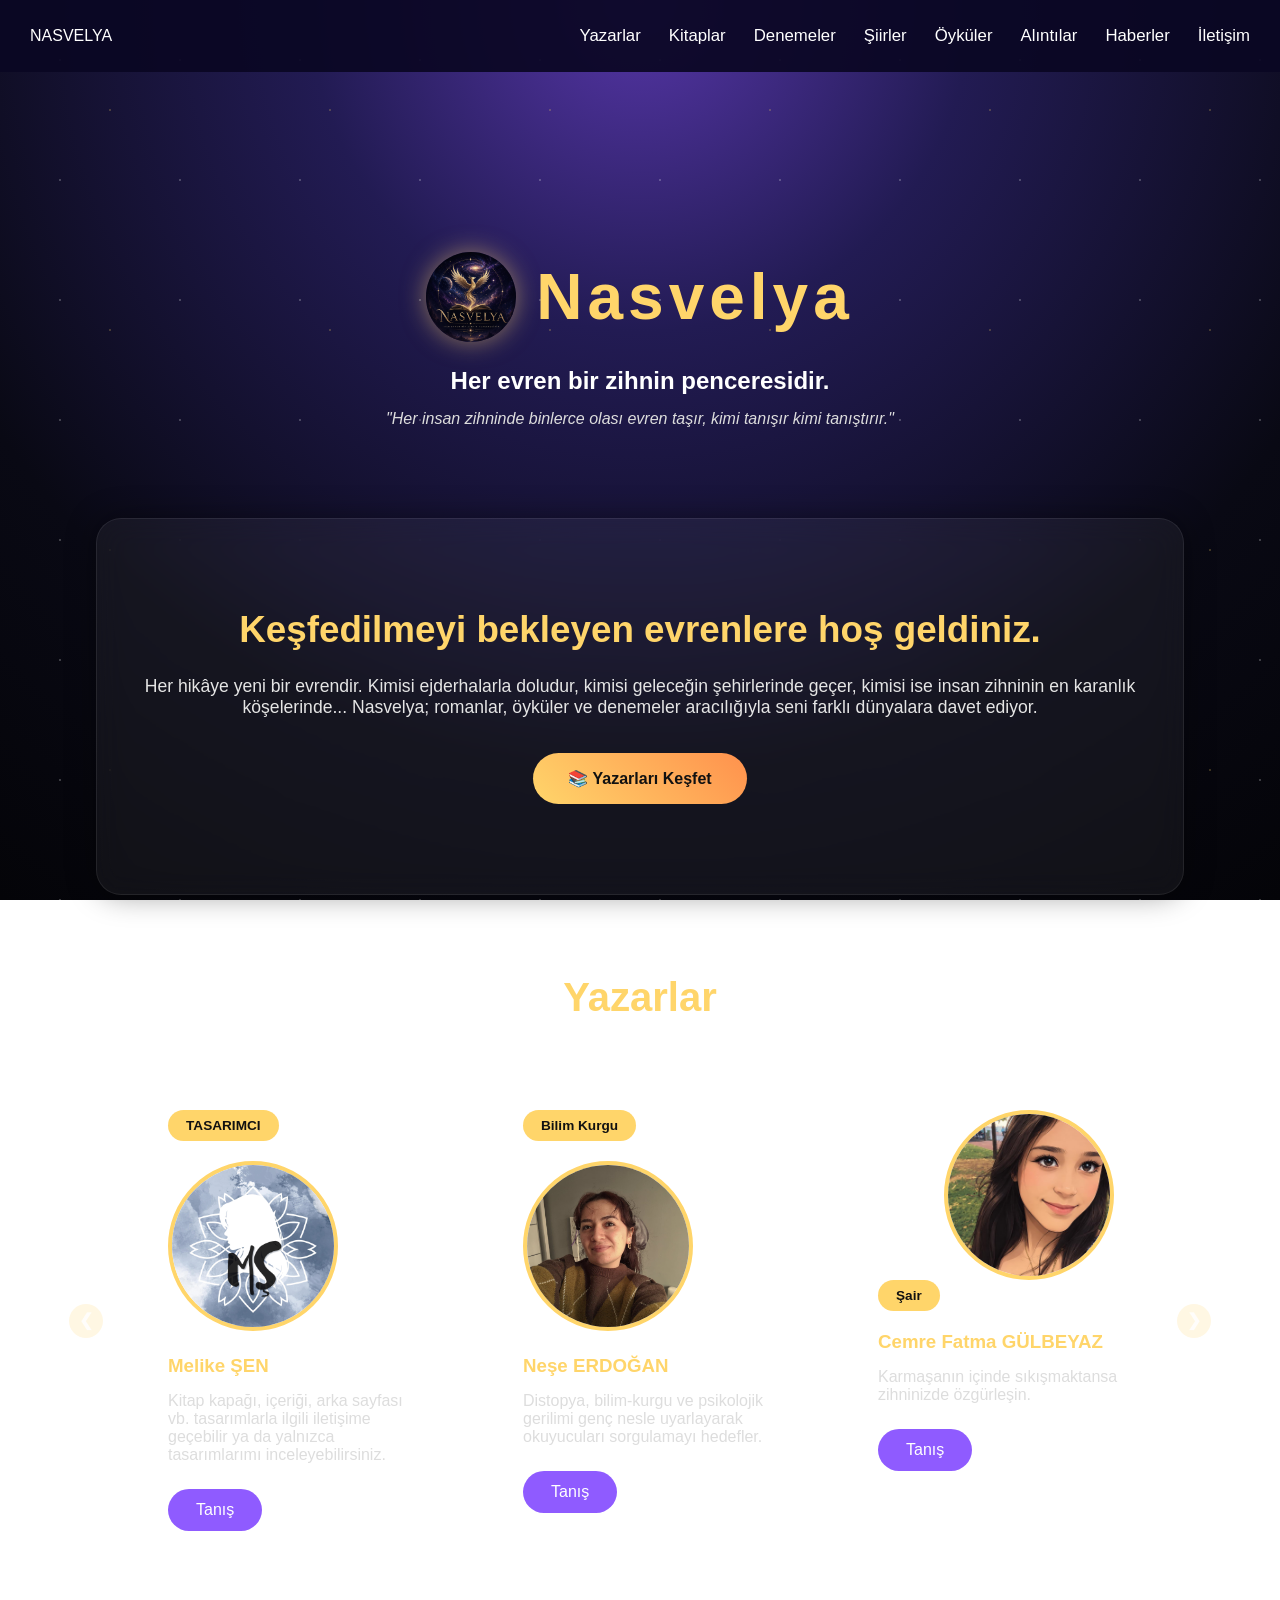
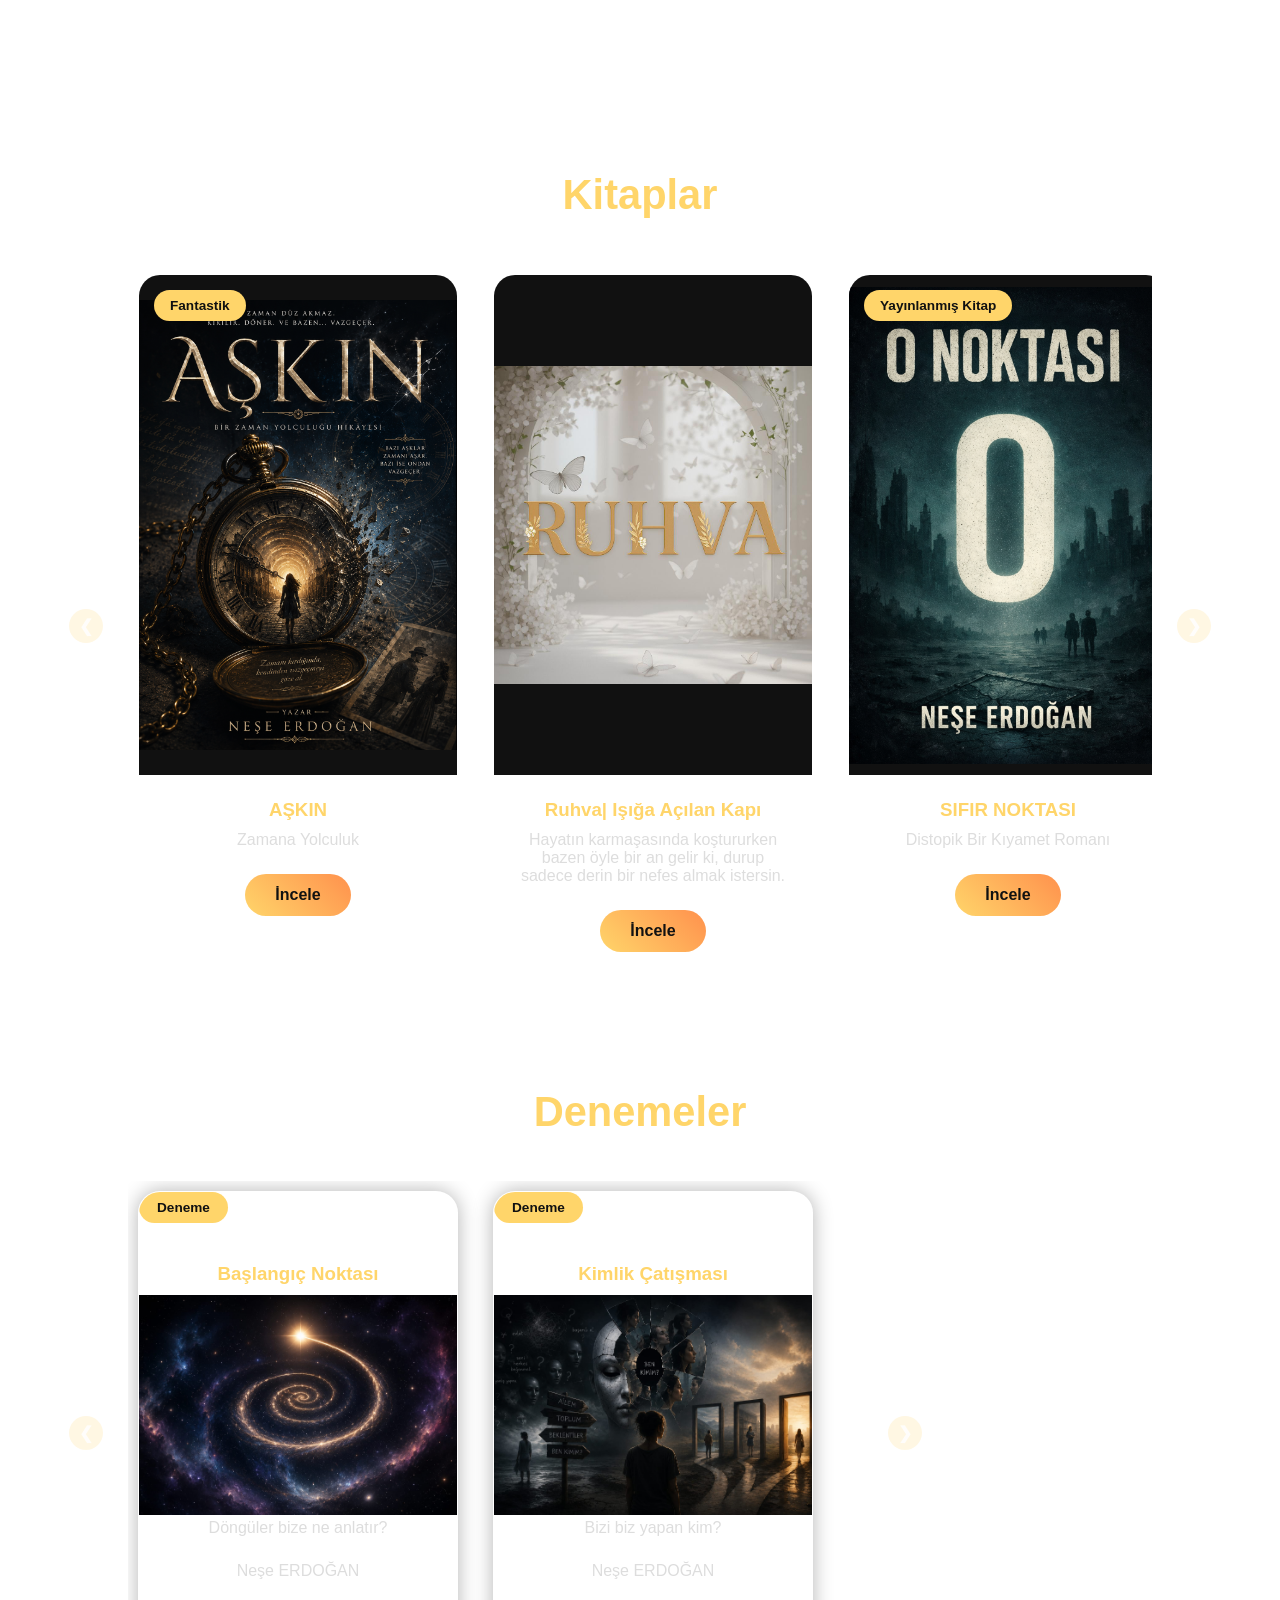
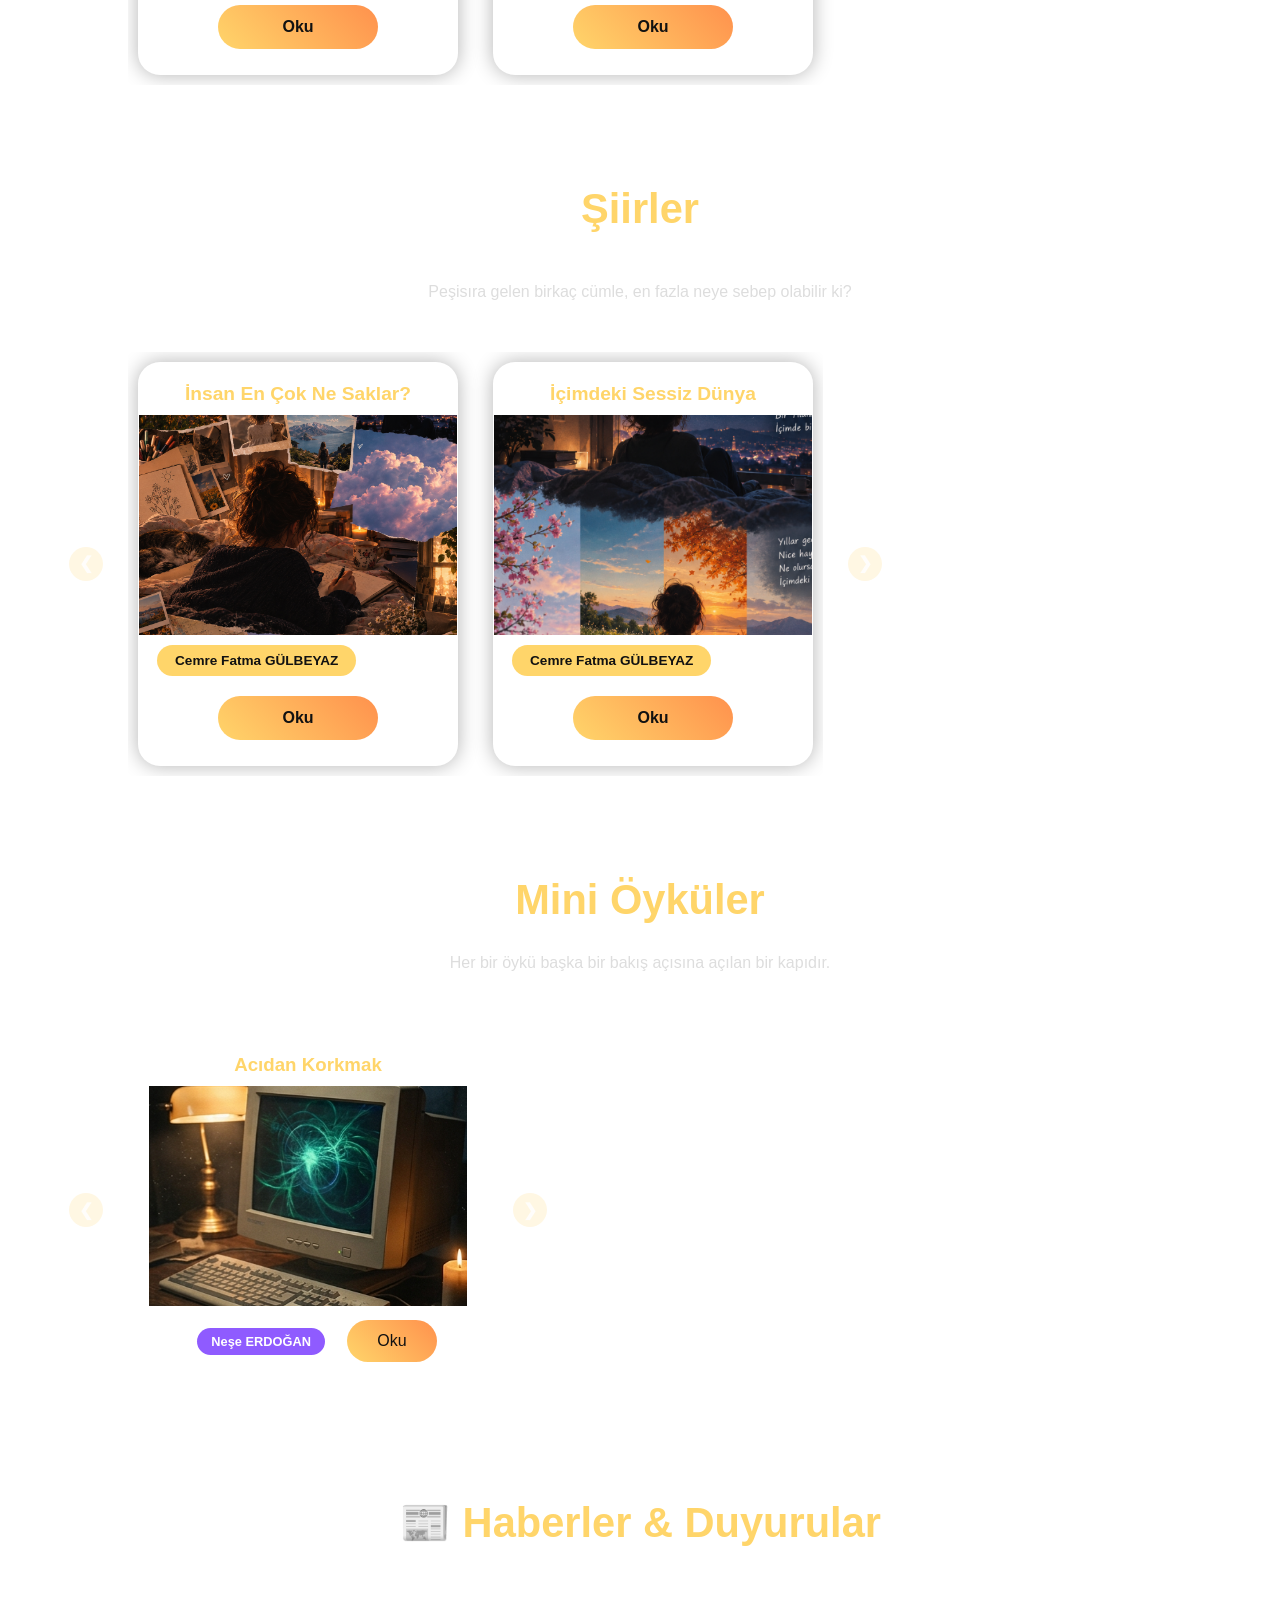
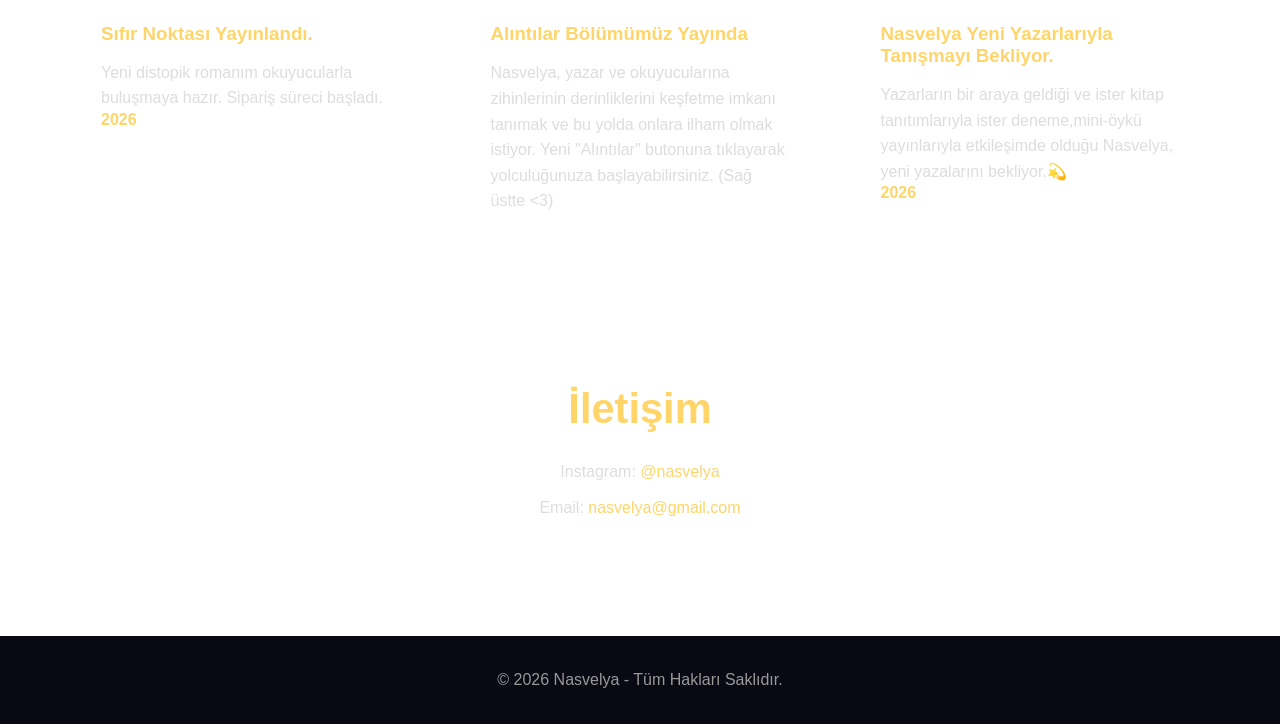
<file: index.html>
<!DOCTYPE html>
  <html lang="tr">
  <head>
  <meta charset="UTF-8">
  <meta name="viewport" content="width=device-width,initial-scale=1.0">
  <title>Nasvelya | Dijital Edebiyat Platformu</title>

<meta name="description"
content="Nasvelya; Neşe Erdoğan ve diğer yazarların roman, öykü, deneme ve özgün edebiyat eserlerini keşfedebileceğiniz dijital edebiyat platformudur.">
  <link rel="stylesheet" href="style.css">
    <link rel="icon" type="image/png" href="logo.png">
    <meta name="theme-color" content="#0d1117">
    <!-- Google tag (gtag.js) -->
<script async src="https://www.googletagmanager.com/gtag/js?id=G-GXEDB0TBR9"></script>
<script>
  window.dataLayer = window.dataLayer || [];
  function gtag(){dataLayer.push(arguments);}
  gtag('js', new Date());

  gtag('config', 'G-GXEDB0TBR9');
</script>
  <meta property="og:title" content="Nasvelya">

<meta property="og:description" content="Romanlar, denemeler, mini hikâyeler ve özgün edebiyat eserlerini keşfedebileceğiniz dijital edebiyat platformu.">

<meta property="og:image" content="https://nese87054-beep.github.io/Nasvelya/logo.png">

<meta property="og:url" content="https://nese87054-beep.github.io/Nasvelya/">

<meta property="og:type" content="website">

<meta name="description" content="Nasvelya; yazarların roman, öykü, deneme ve mini hikâyelerini paylaşabildiği dijital edebiyat platformudur.">

<meta name="keywords" content="Nasvelya, roman, hikâye, öykü, deneme, yazar, kitap, edebiyat, fantastik, bilimkurgu">

<meta name="author" content="Nasvelya">

<meta name="robots" content="index, follow">
    <meta name="twitter:card" content="summary_large_image">
<meta name="twitter:title" content="Nasvelya">
<meta name="twitter:description" content="Romanlar, öyküler ve denemelerden oluşan dijital edebiyat platformu.">
<meta name="twitter:image" content="https://nese87054-beep.github.io/Nasvelya/logo.png">

<link rel="canonical" href="https://nese87054-beep.github.io/Nasvelya/">

<meta property="og:url"
content="https://nese87054-beep.github.io/Nasvelya/">
<script type="application/ld+json">
{
  "@context": "https://schema.org",
  "@type": "WebSite",
  "name": "Nasvelya",
  "url": "https://nese87054-beep.github.io/Nasvelya/",
  "description": "Nasvelya; yazarların roman, öykü, deneme ve mini hikâyelerini paylaşabildiği dijital edebiyat platformudur.",
  "inLanguage": "tr"
}
</script>

<script type="application/ld+json">
{
  "@context": "https://schema.org",
  "@type": "Organization",
  "name": "Nasvelya",
  "url": "https://nese87054-beep.github.io/Nasvelya/",
  "logo": "https://nese87054-beep.github.io/Nasvelya/logo.png"
}
</script>

<script type="application/ld+json">
{
  "@context": "https://schema.org",
  "@type": "ItemList",
  "name": "Nasvelya Kitapları",
  "itemListElement": [
    {
      "@type": "Book",
      "position": 1,
      "name": "VESKAR",
      "url": "https://nese87054-beep.github.io/Nasvelya/eylul.html"
    },
    {
      "@type": "Book",
      "position": 2,
      "name": "Bu Hikaye Bir Yalan",
      "url": "https://nese87054-beep.github.io/Nasvelya/eylul.html"
    }
  ]
}
</script>

  </head>
    
    <body>
      <div class="stars"></div>
  <!-- NAVBAR -->
<nav class="navbar">

  <div class="logo">
    NASVELYA
  </div>

  <div class="menu">
    <a href="#writers">Yazarlar</a>
  <a href="#books"> Kitaplar </a>
    <a href="#deneme">Denemeler</a>
    <a href="#poes">Şiirler </a>
    <a href="#stories">Öyküler</a>
    <a href="al.html">Alıntılar</a>
    <a href="#news">Haberler</a>
      <a href="#contact">İletişim</a>
  </div>

</nav>
<!-- HEADER -->
      <header class="header">
        <div class="hero-logo">
          <img src="logo.png" alt="Nasvelya Logo">
      <h1>Nasvelya</h1>
        </div>
          <h2>Her evren bir zihnin penceresidir.</h2>

  <span class="quote">
    "Her insan zihninde binlerce olası evren taşır, kimi tanışır kimi tanıştırır."
  </span>

</header>
<main>

<!-- HERO -->
<section class="hero">

  <h2> Keşfedilmeyi bekleyen evrenlere hoş geldiniz. </h2>

  <p>

Her hikâye yeni bir evrendir.
Kimisi ejderhalarla doludur,
kimisi geleceğin şehirlerinde geçer,
kimisi ise insan zihninin en karanlık köşelerinde...

Nasvelya; romanlar, öyküler ve denemeler aracılığıyla seni farklı dünyalara davet ediyor.

</p>

  <a href="#writers" class="btn">
    📚 Yazarları Keşfet
  </a>

</section>




<!-- YAZARLAR -->
<section id="writers">

<h2>Yazarlar</h2>
<!--melike  -->
  <div class="writer-slider">

<button class="arrow left">&#10094;</button>

<div class="writer-container">
  <div class="person-card">

<span class="badge">
TASARIMCI
</span>

  <img src="ms1.jpg" alt="Melike ŞEN">

<h3>Melike ŞEN</h3>

<p>
Kitap kapağı, içeriği, arka sayfası vb. tasarımlarla ilgili iletişime geçebilir ya da yalnızca tasarımlarımı inceleyebilirsiniz.
</p>

<a href="mel.html">
Tanış
</a>

  </div>
  <!--neşe  -->
<div class="person-card">

<span class="badge">
Bilim Kurgu
</span>

  <img src="nese.jpg" alt="Neşe Erdoğan">

<h3>Neşe ERDOĞAN</h3>

<p>
Distopya, bilim-kurgu ve psikolojik gerilimi genç nesle uyarlayarak okuyucuları sorgulamayı hedefler. 
</p>

<a href="nese.html">
Tanış
</a>

</div>
 <!--Dördüncü---->
<div class="person-card">

<span class="badge">
Şair
</span>
<img src="ce.jpg" alt="Cemre Fatma GÜLBEYAZ">

<h3>Cemre Fatma GÜLBEYAZ</h3>

<p> Karmaşanın içinde sıkışmaktansa zihninizde özgürleşin.</p>

<a href="ce.html">
Tanış
</a>
</div>
 <!--Dördüncü---->
<div class="person-card">

<span class="badge">
Psikoloji-Astroloji
</span>

<h3>Beyza Nur ASLANBEY</h3>

<p>Kozmik dünya'yı keşfetmek gerçek dünyanın sırrını çözmektir.</p>

<a href="ruh.html">
Tanış
</a>
</div>
</div>
     <button class="arrow right">&#10095;</button>
   </div> 
</section>

  
  
<!-- KİTAPLAR -->
  
<section id="books">

<h2>Kitaplar</h2>
   <div class="book-slider">

<button class="arrow left">&#10094;</button>

  <div class="book-container">
  <!-- AŞKIN -->
  
<div class="book-card">

<span class="badge">
Fantastik
</span>

  <img src="file_000000009f70720a86f1708d1f0b7b2d.png" alt="AŞKIN roman kapağı - Neşe Erdoğan">

<h3>AŞKIN</h3>

<p>
Zamana Yolculuk
</p>

<a href="https://nese87054-beep.github.io/NesUniverse/askin.html">
İncele
</a>
</div>
 <!-- RUHVAR -->
<div class="book-card">
    
<img src="ruh1.jpg" alt="Ruhva| Işığa Açılan Kapı">

<h3>Ruhva| Işığa Açılan Kapı</h3>

<p>
Hayatın karmaşasında koştururken bazen öyle bir an gelir ki, durup sadece derin bir nefes almak istersin.
</p>

<a href="https://nese87054-beep.github.io/Nasvelya/ruh.html">
İncele
</a>

  </div>
<!-- SIFIR NOKTASI -->
<div class="book-card">
    <span class="badge">
Yayınlanmış Kitap
</span>

<img src="file_000000008bf872469f45810240bcbe75.png" alt="Sıfır Noktası roman kapağı - Neşe Erdoğan">

<h3>SIFIR NOKTASI</h3>

<p>
Distopik Bir Kıyamet Romanı
</p>

<a href="https://nese87054-beep.github.io/NesUniverse/sifir-noktasi.html">
İncele
</a>

  </div>

     <!-- RUHVAR 2 -->
<div class="book-card">
    
<img src="ruh2.jpg" alt="Ruhva| Keskin Kırıklar">

<h3>Ruhva|Keskin Kırıklar</h3>

<p>
Seni kıran her şeyin, aslında senin en güçlü silahın olduğunu fark etmeye hazır mısın?
</p>

<a href="https://nese87054-beep.github.io/Nasvelya/ruh.html">
İncele
</a>

  </div>
   

    
  <!-- RUHVAR 3 -->
<div class="book-card">
    
<img src="ruh3.jpg" alt="Ruhva|Anka'nın Doğuşu">

<h3>Ruhva|Anka'nın Doğuşu</h3>

<p>
Küllerinden doğmak bir klişe değil, bir zorunluluktur.
</p>

<a href="https://nese87054-beep.github.io/Nasvelya/ruh.html">
İncele
</a>

  </div>
<!-- XYZ -->
<div class="book-card">

<span class="badge">
Sıfır Noktası-Seri
</span>
  
<span class="badge">
Sıfır Noktasından spoiler içerir.
</span>

<img src="file_00000000710471fd9211689478b7fd0c (1).png" alt="XYZ roman kapağı - Neşe Erdoğan">

<h3>XYZ</h3>

<p>
Gizem / Yeni Roman
</p>

<a href="https://nese87054-beep.github.io/NesUniverse/xyz.html">
İncele
</a>

    
</div>
     </div> 
     <button class="arrow right">&#10095;</button>
   
   </div>
  
</section>

  
  <section id="deneme">
    <h2> Denemeler</h2>
     <div class="deneme-slider">

<button class="arrow left">&#10094;</button>

    <div class="deneme-container">
      <article class="deneme-card">
      <span class="badge">Deneme</span> 
        <h3> Başlangıç Noktası</h3>
        
        <img src="bas.jpg" alt="Başlangıç Noktası-Neşe ERDOĞAN">
        <p>Döngüler bize ne anlatır?</p>
        <p>Neşe ERDOĞAN</p>
        <a href="https://nese87054-beep.github.io/NesUniverse/bas.html">
          Oku </a>
      </article>
      <article class="deneme-card">
        <span class="badge">Deneme</span>
        <h3> Kimlik Çatışması </h3>
<img src="kim.jpg" alt="Kimlik Çatışması-Neşe ERDOĞAN">
        <p>Bizi biz yapan kim?</p>
        <p>Neşe ERDOĞAN</p>
        <a href="https://nese87054-beep.github.io/NesUniverse/kim.html">
          Oku </a>
      </article>
    </div>
        <button class="arrow right">&#10095;</button>
     </div>
    </section>
<section id="poes">
    <h2>Şiirler</h2>

<p>
Peşisıra gelen birkaç cümle, en fazla neye sebep olabilir ki?
</p>
<div class="story-slider">

<button class="arrow left">&#10094;</button>
<div class="story-container">
   
<article class="story-card">
  <h3>İnsan En Çok Ne Saklar?</h3>

<img src="ce1.png" alt="KAPAK">
  <span class="badge">
    Cemre Fatma GÜLBEYAZ
  </span>
  
<a href="ce.html">
Oku
</a>
</article>
<article class="story-card">
  <h3>İçimdeki Sessiz Dünya</h3>

<img src="ce2.png" alt="KAPAK">
  <span class="badge">
    Cemre Fatma GÜLBEYAZ
  </span>
  
<a href="ce.html">
Oku
</a>

</article>

</div>
<button class="arrow right">&#10095;</button>
</div>


</section>




  
<section id="stories">
    <h2>Mini Öyküler</h2>

<p>
Her bir öykü başka bir bakış açısına açılan bir kapıdır.
</p>
<div class="story-slider">

<button class="arrow left">&#10094;</button>
<div class="story-container">
   


<article class="story-card">
  <h3>Acıdan Korkmak</h3>

<img src="aci.png" alt="Acıdan Korkmak mini öykü kapağı">
  <span class="badge">
    Neşe ERDOĞAN
  </span>
  
<a href="https://nese87054-beep.github.io/NesUniverse/aci.html">
Oku
</a>

</article>

</div>
<button class="arrow right">&#10095;</button>
</div>


</section>
  
  <!-- HABERLER & DUYURULAR -->

<section id="news">

<h2>
📰 Haberler & Duyurular
</h2>


<div class="news-container">


<div class="news-card">

<h3>
Sıfır Noktası Yayınlandı.
</h3>

<p>
Yeni distopik romanım okuyucularla buluşmaya hazır.
Sipariş süreci başladı.
</p>

<span>
2026
</span>
</div>
  <div class="news-container">


<div class="news-card">

<h3>
Alıntılar Bölümümüz Yayında
</h3>

<p>
Nasvelya, yazar ve okuyucularına zihinlerinin derinliklerini keşfetme imkanı tanımak ve bu yolda onlara ilham olmak istiyor.
  Yeni "Alıntılar" butonuna tıklayarak yolculuğunuza başlayabilirsiniz.
  (Sağ üstte <3)
</p>
</div>
  </div>
  <div class="news-container">


<div class="news-card">

<h3>
Nasvelya Yeni Yazarlarıyla Tanışmayı Bekliyor.
</h3>

<p>
Yazarların bir araya geldiği ve ister kitap tanıtımlarıyla ister deneme,mini-öykü yayınlarıyla etkileşimde olduğu Nasvelya, yeni yazalarını bekliyor.💫
</p>

<span>
2026
</span>
</div>
</div>
</section>
<!-- İLETİŞİM -->

<section id="contact">

<h2>
İletişim
</h2>


<p>
Instagram:
<a href="https://www.instagram.com/nasvelya?igsh=MWVrM3huZTJxM25maA==" target="_blank"rel="noopener noreferrer">
@nasvelya
</a>
</p>



<p>
Email:
<a href="mailto:nasvelya@gmail.com">
nasvelya@gmail.com
</a>
</p>


</section>
</main>

<!-- FOOTER -->

<footer>

<p>
© 2026 Nasvelya - Tüm Hakları Saklıdır.
</p>

</footer>
      <script src="script.js"></script>

    </body>
  </html>
</file>
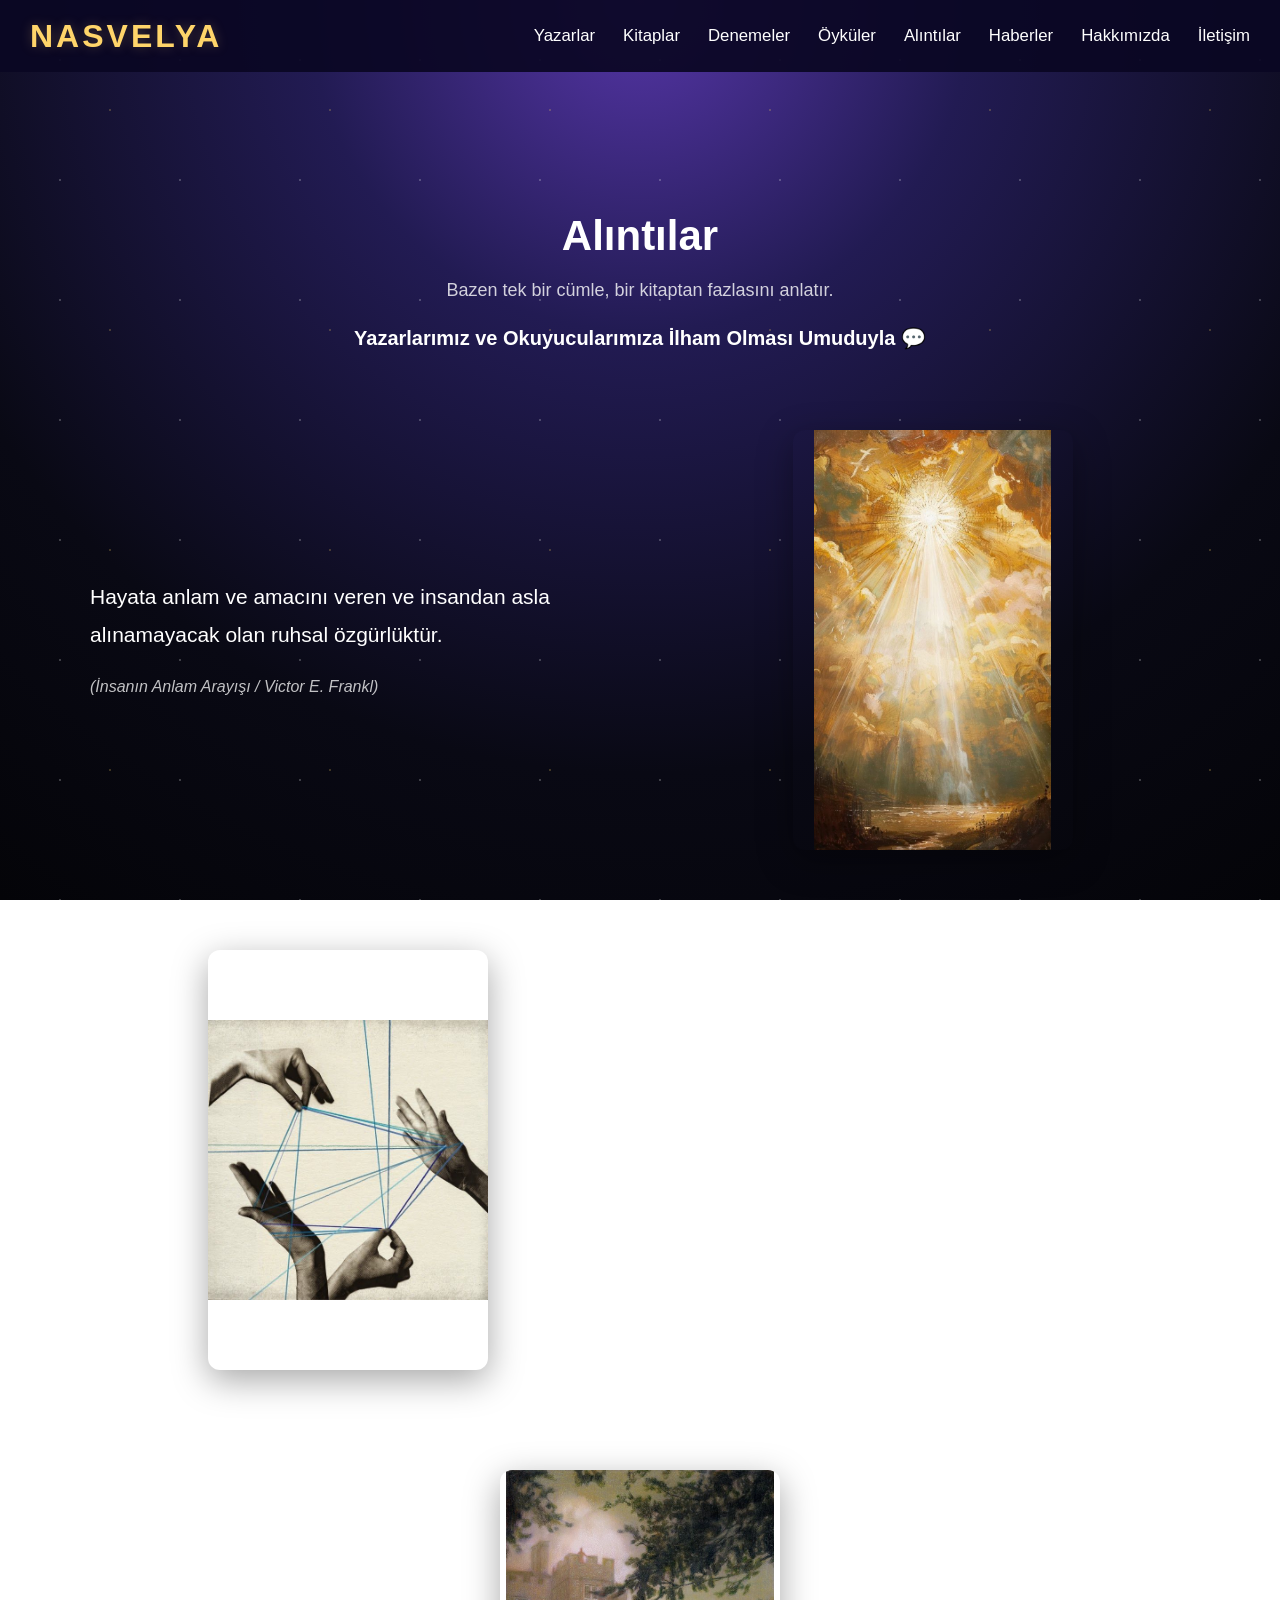
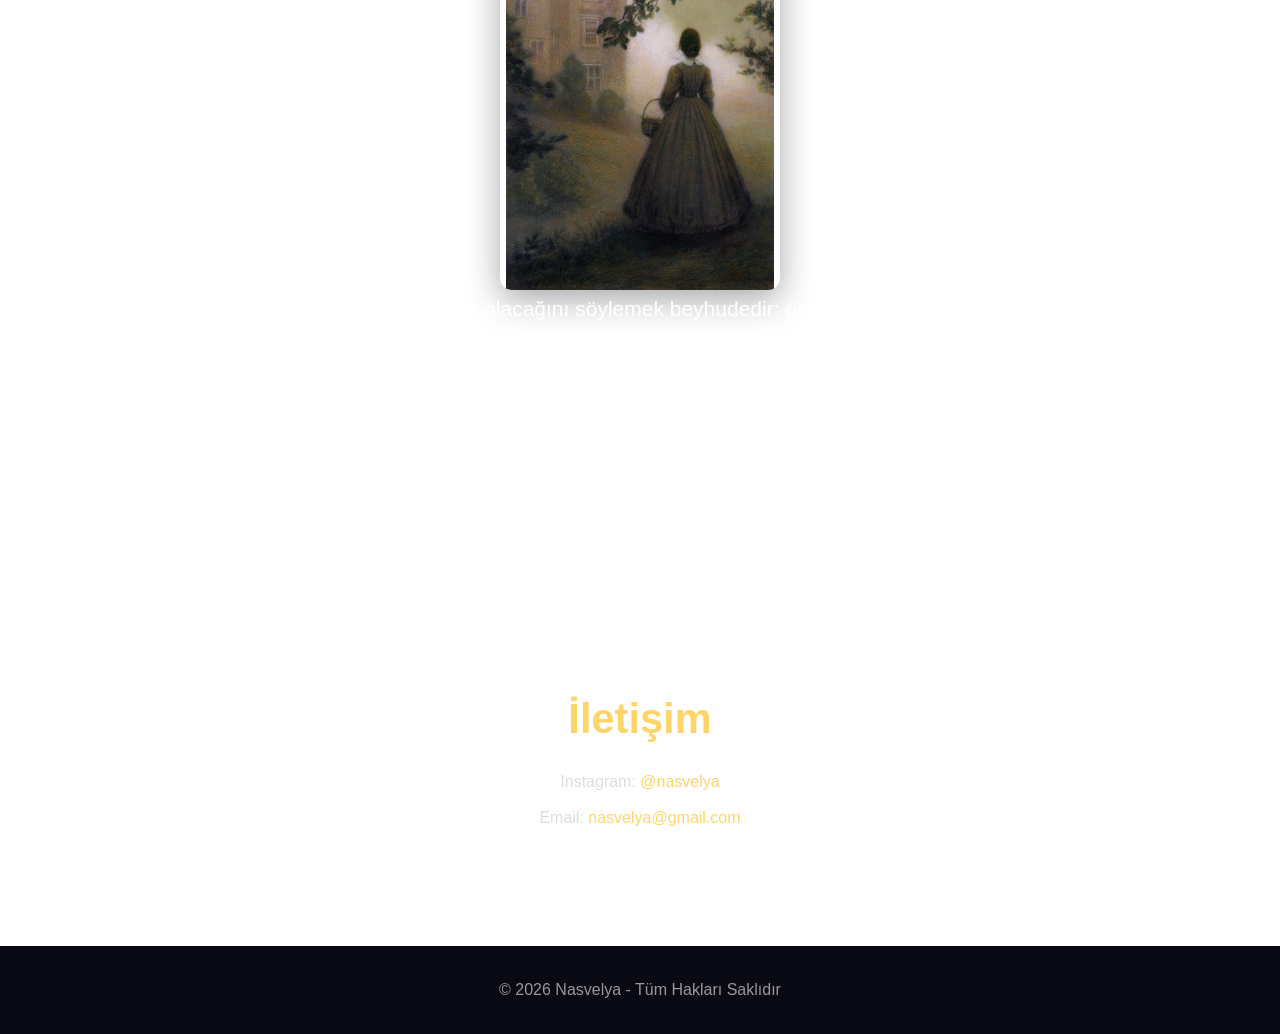
<file: al.html>
<!DOCTYPE html>
  <html lang="tr">
  <head>
  <meta charset="UTF-8">
  <meta name="viewport" content="width=device-width,initial-scale=1.0">
  <title>Nasvelya | Dijital Edebiyat Platformu</title>

<meta name="description"
content="Nasvelya; Neşe Erdoğan ve diğer yazarların roman, öykü, deneme ve özgün edebiyat eserlerini keşfedebileceğiniz dijital edebiyat platformudur.">
  <link rel="stylesheet" href="style.css">
    <link rel="icon" type="image/png" href="logo.png">
    <meta name="theme-color" content="#0d1117">
    <!-- Google tag (gtag.js) -->
<script async src="https://www.googletagmanager.com/gtag/js?id=G-GXEDB0TBR9"></script>
<script>
  window.dataLayer = window.dataLayer || [];
  function gtag(){dataLayer.push(arguments);}
  gtag('js', new Date());

  gtag('config', 'G-GXEDB0TBR9');
</script>
  <meta property="og:title" content="Nasvelya">

<meta property="og:description" content="Romanlar, denemeler, mini hikâyeler ve özgün edebiyat eserlerini keşfedebileceğiniz dijital edebiyat platformu.">

<meta property="og:image" content="https://nese87054-beep.github.io/Nasvelya/logo.png">

<meta property="og:url" content="https://nese87054-beep.github.io/Nasvelya/">

<meta property="og:type" content="website">

<meta name="description" content="Nasvelya; yazarların roman, öykü, deneme ve mini hikâyelerini paylaşabildiği dijital edebiyat platformudur.">

<meta name="keywords" content="Nasvelya, roman, hikâye, öykü, deneme, yazar, kitap, edebiyat, fantastik, bilimkurgu">

<meta name="author" content="Nasvelya">

<meta name="robots" content="index, follow">
    <meta name="twitter:card" content="summary_large_image">
<meta name="twitter:title" content="Nasvelya">
<meta name="twitter:description" content="Romanlar, öyküler ve denemelerden oluşan dijital edebiyat platformu.">
<meta name="twitter:image" content="https://nese87054-beep.github.io/Nasvelya/logo.png">

<link rel="canonical" href="https://nese87054-beep.github.io/Nasvelya/">

<meta property="og:url"
content="https://nese87054-beep.github.io/Nasvelya/">
<script type="application/ld+json">
{
  "@context": "https://schema.org",
  "@type": "WebSite",
  "name": "Nasvelya",
  "url": "https://nese87054-beep.github.io/Nasvelya/",
  "description": "Nasvelya; yazarların roman, öykü, deneme ve mini hikâyelerini paylaşabildiği dijital edebiyat platformudur.",
  "inLanguage": "tr"
}
</script>

<script type="application/ld+json">
{
  "@context": "https://schema.org",
  "@type": "Organization",
  "name": "Nasvelya",
  "url": "https://nese87054-beep.github.io/Nasvelya/",
  "logo": "https://nese87054-beep.github.io/Nasvelya/logo.png"
}
</script>

<script type="application/ld+json">
{
  "@context": "https://schema.org",
  "@type": "ItemList",
  "name": "Nasvelya Kitapları",
  "itemListElement": [
    {
      "@type": "Book",
      "position": 1,
      "name": "VESKAR",
      "url": "https://nese87054-beep.github.io/Nasvelya/eylul.html"
    },
    {
      "@type": "Book",
      "position": 2,
      "name": "Bu Hikaye Bir Yalan",
      "url": "https://nese87054-beep.github.io/Nasvelya/eylul.html"
    }
  ]
}
</script>

  </head>
    
    <body>
      <div class="stars"></div>
  <!-- NAVBAR -->
<nav class="navbar">

  <div class="logo">
            <a href="index.html">NASVELYA</a>
        </div>

  <div class="menu">
    <a href="https://nese87054-beep.github.io/Nasvelya/">Yazarlar</a>
  <a href="https://nese87054-beep.github.io/Nasvelya/"> Kitaplar </a>
    <a href="#https://nese87054-beep.github.io/Nasvelya/">Denemeler</a>
    <a href="https://nese87054-beep.github.io/Nasvelya/stories">Öyküler</a>
    <a href="al.html">Alıntılar</a>
    <a href="https://nese87054-beep.github.io/Nasvelya/news">Haberler</a>
    <a href="https://nese87054-beep.github.io/Nasvelya/about">Hakkımızda</a>
    <a href="#contact">İletişim</a>
  </div>

</nav>

<main>
<section id="lines">

  <div class="lines-header">
    <h2>Alıntılar</h2>

    <p>
      Bazen tek bir cümle, bir kitaptan fazlasını anlatır.
    </p>

    <h3>
      Yazarlarımız ve Okuyucularımıza İlham Olması Umuduyla 💬
    </h3>
  </div>


  <!-- 1. ALINTI -->
  <div class="quote-row quote-row-one">

    <div class="quote-text">
      <p>
        Hayata anlam ve amacını veren ve insandan asla alınamayacak
        olan ruhsal özgürlüktür.
      </p>

      <em>
        (İnsanın Anlam Arayışı / Victor E. Frankl)
      </em>
    </div>

    <div class="quote-image">
      <img src="yar.jpg" alt="Nasvelya ilham görseli">
    </div>

  </div>


  <!-- 2. ALINTI -->
  <div class="quote-row quote-row-two">

    <div class="quote-image">
      <img src="yar2.jpg" alt="Nasvelya edebiyat görseli">
    </div>

    <div class="quote-text">
      <p>
        Noksanlık, birbirine ait olanın bir arada olmayışıdır.
      </p>

      <em>
        (Martin Heidegger)
      </em>
    </div>

  </div>


  <!-- 3. ALINTI -->
  <div class="quote-row quote-row-three">
<div class="quote-image">
      <img src="yar3.jpg" alt="Nasvelya edebiyat görseli">
    </div>
    <div class="quote-text">
      <p>
        İnsanın huzurla tatmin olacağını söylemek beyhudedir:
        onların harekete ihtiyacı vardır ve eğer bunu bulamazlarsa
        da yaratırlar.
      </p>

      <em>
        (Jane Eyre)
      </em>
    </div>

  </div>

</section>
  <section id="contact">

<h2>
İletişim
</h2>


<p>
Instagram:
<a href="https://www.instagram.com/nasvelya?igsh=MWVrM3huZTJxM25maA==" target="_blank"rel="noopener noreferrer">
@nasvelya
</a>
</p>



<p>
Email:
<a href="mailto:nasvelya@gmail.com">
nasvelya@gmail.com
</a>
</p>


</section>
</main>
      <!-- FOOTER -->

<footer>

<p>
© 2026 Nasvelya - Tüm Hakları Saklıdır
</p>

</footer>
      <script src="script.js"></script>

    </body>
  </html>
</file>
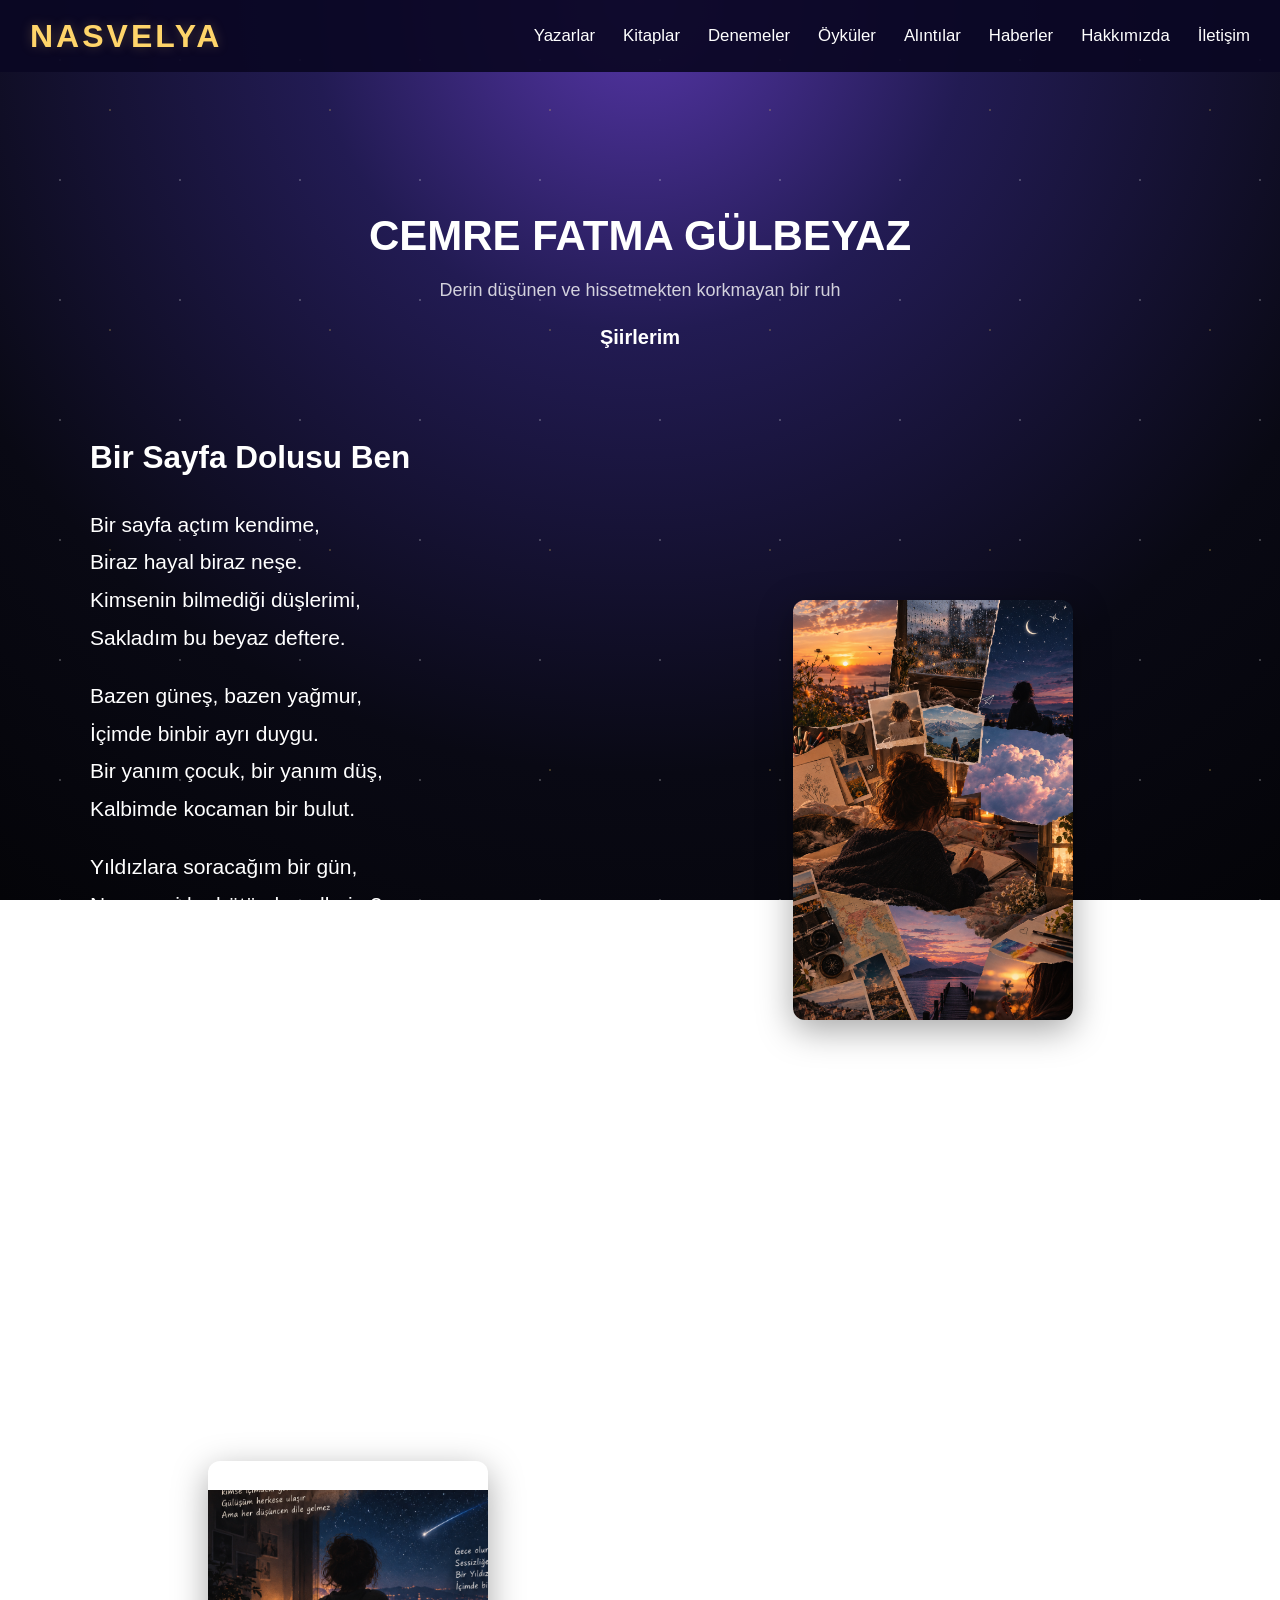
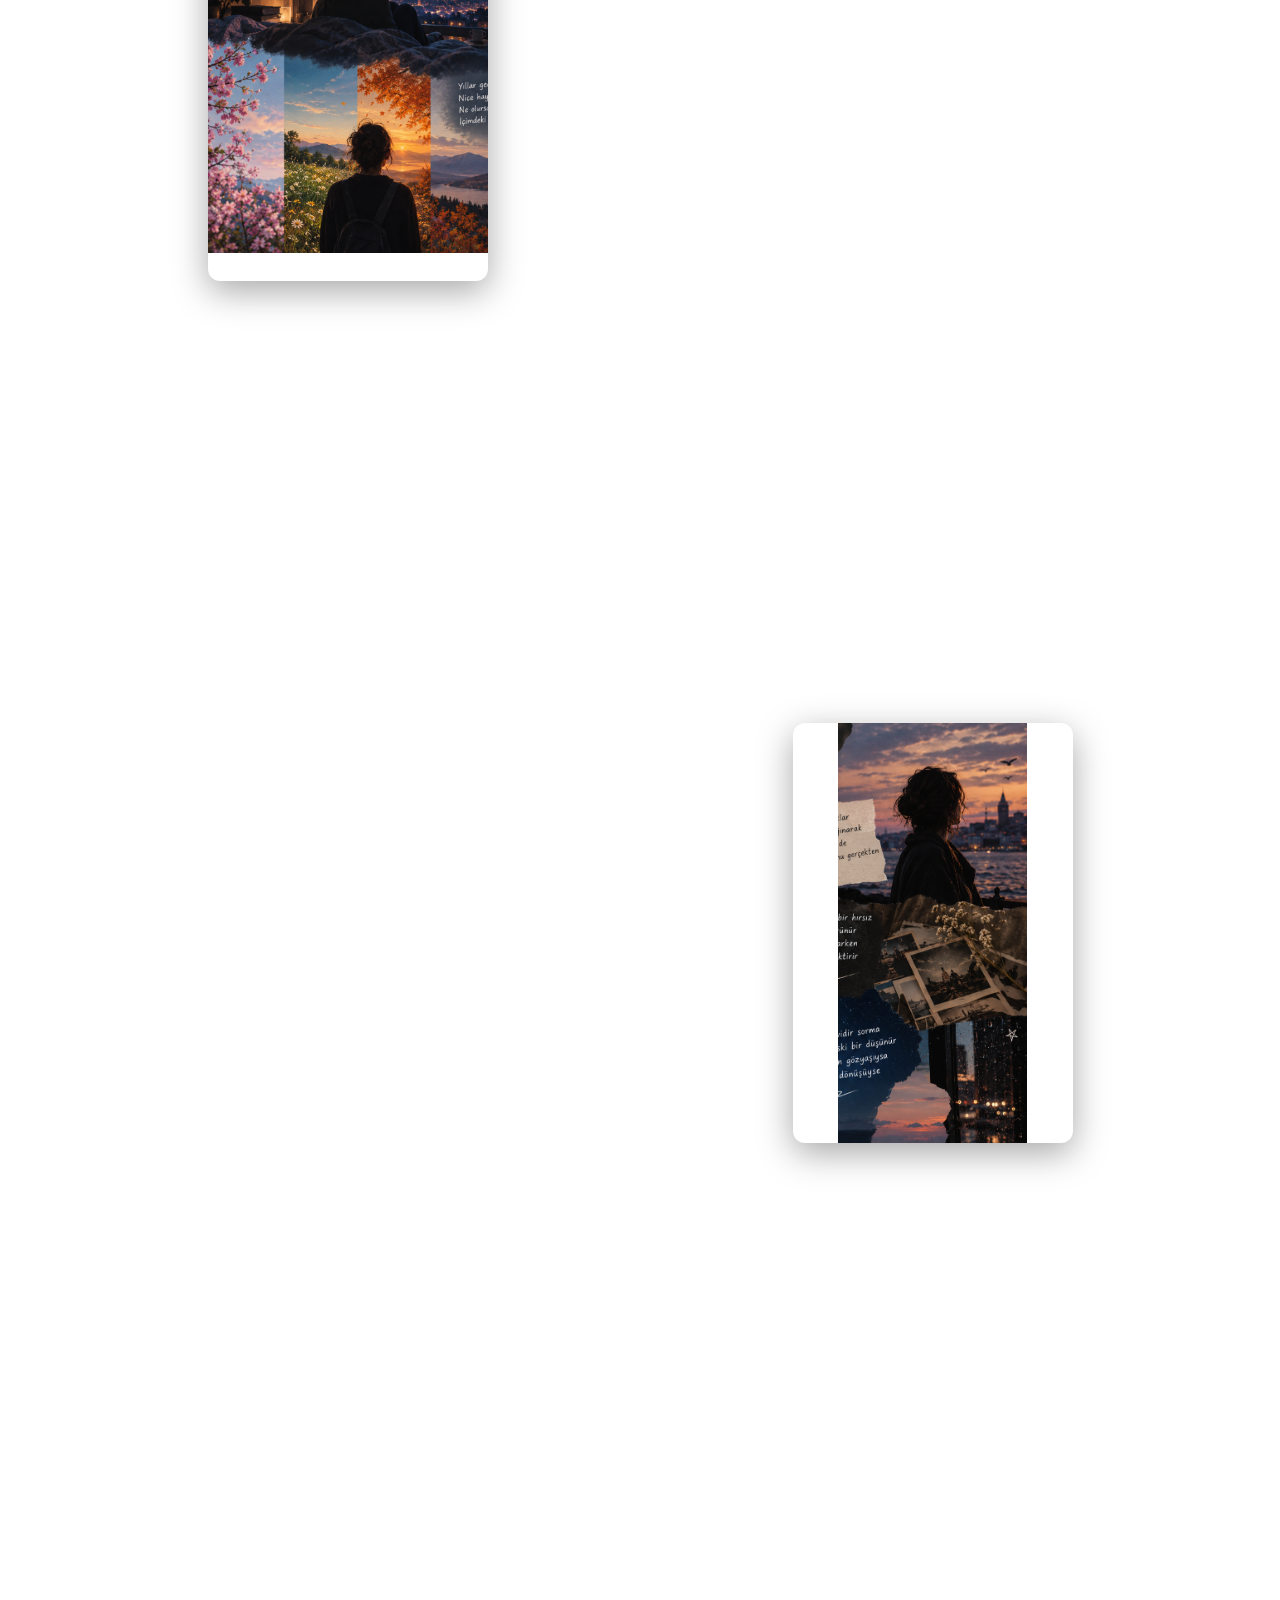
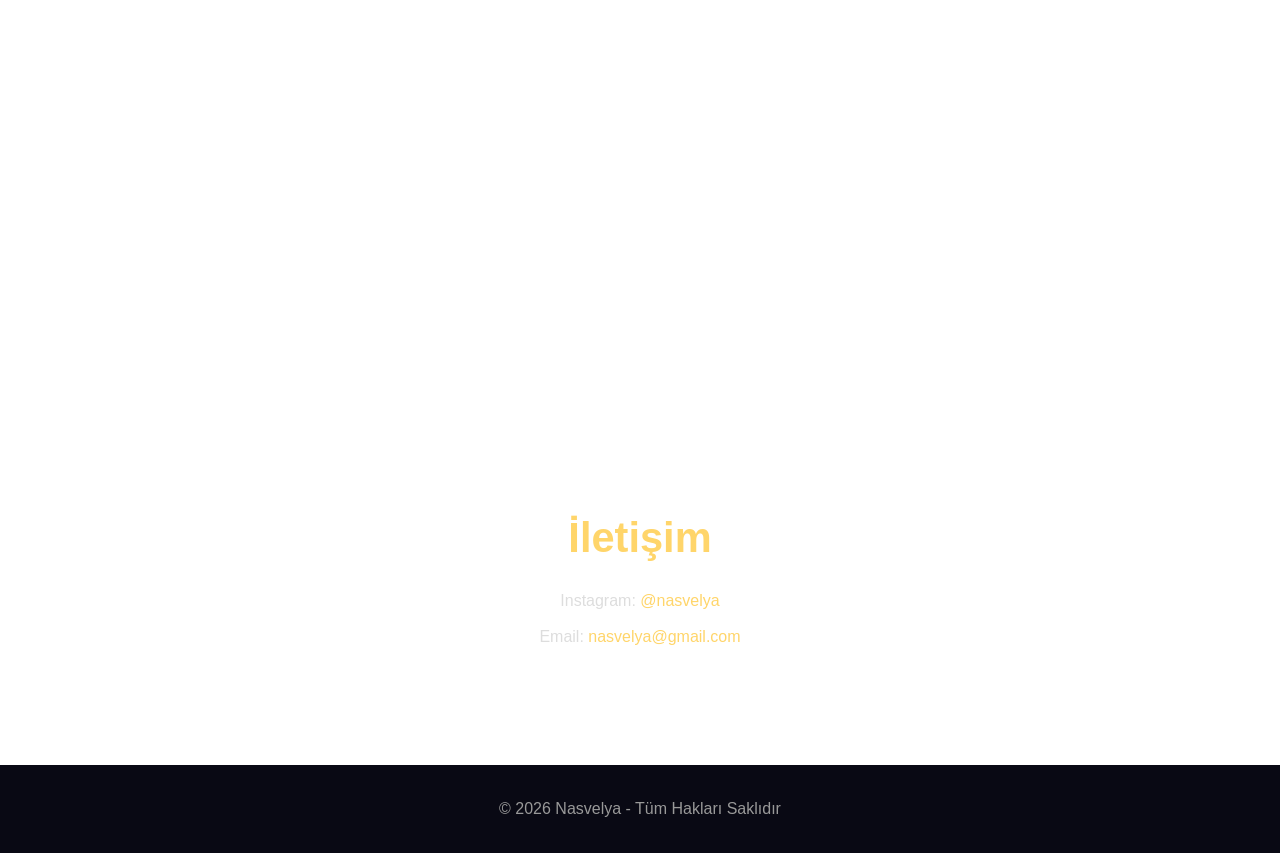
<file: ce.html>
<!DOCTYPE html>
  <html lang="tr">
  <head>
  <meta charset="UTF-8">
  <meta name="viewport" content="width=device-width,initial-scale=1.0">
  <title>Nasvelya | Dijital Edebiyat Platformu</title>

<meta name="description"
content="Nasvelya; Neşe Erdoğan ve diğer yazarların roman, öykü, deneme ve özgün edebiyat eserlerini keşfedebileceğiniz dijital edebiyat platformudur.">
  <link rel="stylesheet" href="style.css">
    <link rel="icon" type="image/png" href="logo.png">
    <meta name="theme-color" content="#0d1117">
    <!-- Google tag (gtag.js) -->
<script async src="https://www.googletagmanager.com/gtag/js?id=G-GXEDB0TBR9"></script>
<script>
  window.dataLayer = window.dataLayer || [];
  function gtag(){dataLayer.push(arguments);}
  gtag('js', new Date());

  gtag('config', 'G-GXEDB0TBR9');
</script>
  <meta property="og:title" content="Nasvelya">

<meta property="og:description" content="Romanlar, denemeler, mini hikâyeler ve özgün edebiyat eserlerini keşfedebileceğiniz dijital edebiyat platformu.">

<meta property="og:image" content="https://nese87054-beep.github.io/Nasvelya/logo.png">

<meta property="og:url" content="https://nese87054-beep.github.io/Nasvelya/">

<meta property="og:type" content="website">

<meta name="description" content="Nasvelya; yazarların roman, öykü, deneme ve mini hikâyelerini paylaşabildiği dijital edebiyat platformudur.">

<meta name="keywords" content="Nasvelya, roman, hikâye, öykü, deneme, yazar, kitap, edebiyat, fantastik, bilimkurgu">

<meta name="author" content="Nasvelya">

<meta name="robots" content="index, follow">
    <meta name="twitter:card" content="summary_large_image">
<meta name="twitter:title" content="Nasvelya">
<meta name="twitter:description" content="Romanlar, öyküler ve denemelerden oluşan dijital edebiyat platformu.">
<meta name="twitter:image" content="https://nese87054-beep.github.io/Nasvelya/logo.png">

<link rel="canonical" href="https://nese87054-beep.github.io/Nasvelya/">

<meta property="og:url"
content="https://nese87054-beep.github.io/Nasvelya/">
<script type="application/ld+json">
{
  "@context": "https://schema.org",
  "@type": "WebSite",
  "name": "Nasvelya",
  "url": "https://nese87054-beep.github.io/Nasvelya/",
  "description": "Nasvelya; yazarların roman, öykü, deneme ve mini hikâyelerini paylaşabildiği dijital edebiyat platformudur.",
  "inLanguage": "tr"
}
</script>

<script type="application/ld+json">
{
  "@context": "https://schema.org",
  "@type": "Organization",
  "name": "Nasvelya",
  "url": "https://nese87054-beep.github.io/Nasvelya/",
  "logo": "https://nese87054-beep.github.io/Nasvelya/logo.png"
}
</script>

<script type="application/ld+json">
{
  "@context": "https://schema.org",
  "@type": "ItemList",
  "name": "Nasvelya Kitapları",
  "itemListElement": [
    {
      "@type": "Book",
      "position": 1,
      "name": "VESKAR",
      "url": "https://nese87054-beep.github.io/Nasvelya/eylul.html"
    },
    {
      "@type": "Book",
      "position": 2,
      "name": "Bu Hikaye Bir Yalan",
      "url": "https://nese87054-beep.github.io/Nasvelya/eylul.html"
    }
  ]
}
</script>

  </head>
    
    <body>
      <div class="stars"></div>
  <!-- NAVBAR -->
<nav class="navbar">

  <div class="logo">
            <a href="index.html">NASVELYA</a>
        </div>

  <div class="menu">
    <a href="https://nese87054-beep.github.io/Nasvelya/">Yazarlar</a>
  <a href="https://nese87054-beep.github.io/Nasvelya/"> Kitaplar </a>
    <a href="#https://nese87054-beep.github.io/Nasvelya/">Denemeler</a>
    <a href="https://nese87054-beep.github.io/Nasvelya/stories">Öyküler</a>
    <a href="al.html">Alıntılar</a>
    <a href="https://nese87054-beep.github.io/Nasvelya/news">Haberler</a>
    <a href="https://nese87054-beep.github.io/Nasvelya/about">Hakkımızda</a>
    <a href="#contact">İletişim</a>
  </div>

</nav>

<main>
<section id="lines">

  <div class="lines-header">
    <h2>CEMRE FATMA GÜLBEYAZ</h2>

    <p>
      Derin düşünen ve hissetmekten korkmayan bir ruh</p>

    <h3>
      Şiirlerim
    </h3>
  </div>


  <!-- 1. ALINTI -->
  <div class="quote-row quote-row-one">

    <div class="quote-text">
     <h2>Bir Sayfa Dolusu Ben</h2> 
<p>
  
 

<p>
  Bir sayfa açtım kendime,<br>
  Biraz hayal biraz neşe.<br>
  Kimsenin bilmediği düşlerimi,<br>
  Sakladım bu beyaz deftere.
</p>

<p>
  Bazen güneş, bazen yağmur,<br>
  İçimde binbir ayrı duygu.<br>
  Bir yanım çocuk, bir yanım düş,<br>
  Kalbimde kocaman bir bulut.
</p>

<p>
  Yıldızlara soracağım bir gün,<br>
  Nereye gider bütün hayallerim?<br>
  Belki uzak, belki çok yakın,<br>
  Belki de kendimdir aradığım.
</p>

<p>
  Yıllar sonra açarsam bu sayfayı,<br>
  Hatırlar mıyım bugünkü hâlimi?<br>
  Tek dileğim, ne olursa olsun,<br>
  Kaybetmem içimdeki rengimi.
</p>

      
    </div>

    <div class="quote-image">
      <img src="ce1.png" alt="Nasvelya ilham görseli">
    </div>

  </div>


  <!-- 2. ALINTI -->
  <div class="quote-row quote-row-two">

    <div class="quote-image">
      <img src="ce2.png" alt="Nasvelya edebiyat görseli">
    </div>

    <div class="quote-text">
     <h2> İçimdeki sessiz Dünya  </h2>
    <p>


<p>
  Herkes bir yüzümü tanır<br>
  Kimse içimdeki yolu bilmez<br>
  Gülüşüm herkese ulaşır<br>
  Ama her düşünce dile gelmez
</p>

<p>
  Bazen susmak anlatmaktır<br>
  Biraz kendinden uzaklaşmaktır<br>
  İnsan kalabalıklar içinde bile<br>
  Kendi dünyasında yalnız kalmaktır
</p>

<p>
  Gece olur düşünceler uyanır<br>
  Sessizliğe bin soru karışır<br>
  Bir yıldız kayar gökyüzünden<br>
  İçimde bir dilek ışıldar
</p>

<p>
  Yıllar geçer mevsimler değişir<br>
  Nice hayal uzaklara erişir<br>
  Ne olursam olayım tek dileğim<br>
  İçimdeki beni kaybetmeyeyim
</p>

    </p> 
              
     
    </div>

  </div>


  <!-- 3. ALINTI -->
  <div class="quote-row quote-row-one">

    <div class="quote-text">
      <h2>İnsan en çok neyi saklar  </h2>
      <p>
     


<p>
  İnsan en çok kendini saklar<br>
  Bir çift gözün ardına sığınarak<br>
  Herkes yüzünü ezberler de<br>
  Kim bilir kaç kişi tanır onu gerçekten
</p>

<p>
  Zaman kimsenin görmediği bir hırsız<br>
  Dünden yarına sessizce görünür<br>
  Biz ömrü yaşadığımızı sanarken<br>
  Ömür bizden hatıralar biriktirir
</p>

<p>
  Gökyüzü neden mavidir sorma<br>
  Belki de Deniz'in eski bir düşünür<br>
  Ya yıldızlar gecenin gözyaşıysa<br>
  Ya karanlık ışığın dönüşüyse
</p>

<p>
  Bir gün bütün sorular susacak<br>
  Dünya kendi sırrına kapanacak<br>
  Ve geriye yalnızca şu kalacak<br>
  Yaşadın mı yoksa yalnızca var mıydın
</p>

      </p>
    </div>
    <div class="quote-image">
      <img src="ce3.png" alt="Nasvelya edebiyat görseli">
    </div>

  
    <div class="quote-row quote-row-one">

    
  </div>
  </div>
 
</section>
  <section id="contact">

<h2>
İletişim
</h2>


<p>
Instagram:
<a href="https://www.instagram.com/nasvelya?igsh=MWVrM3huZTJxM25maA==" target="_blank"rel="noopener noreferrer">
@nasvelya
</a>
</p>



<p>
Email:
<a href="mailto:nasvelya@gmail.com">
nasvelya@gmail.com
</a>
</p>


</section>
</main>
      <!-- FOOTER -->

<footer>

<p>
© 2026 Nasvelya - Tüm Hakları Saklıdır
</p>

</footer>
      <script src="script.js"></script>

    </body>
  </html>
</file>
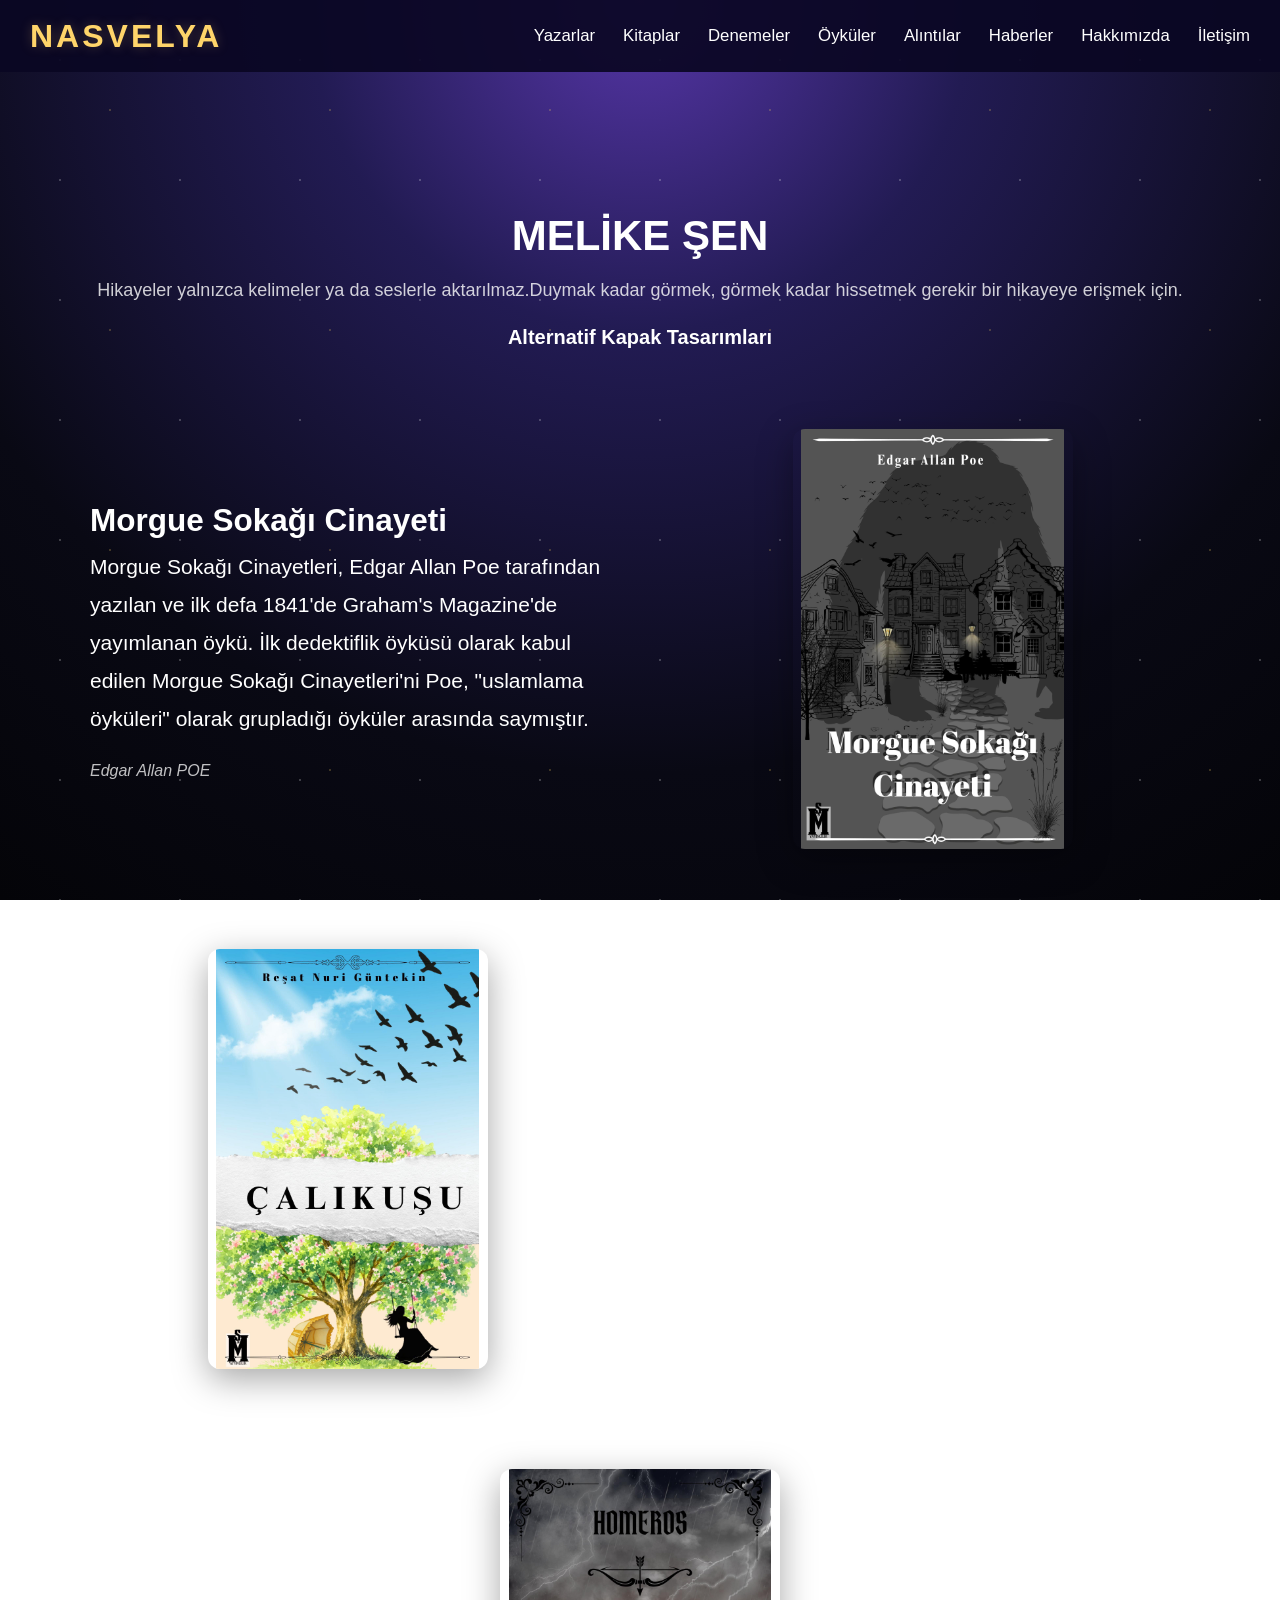
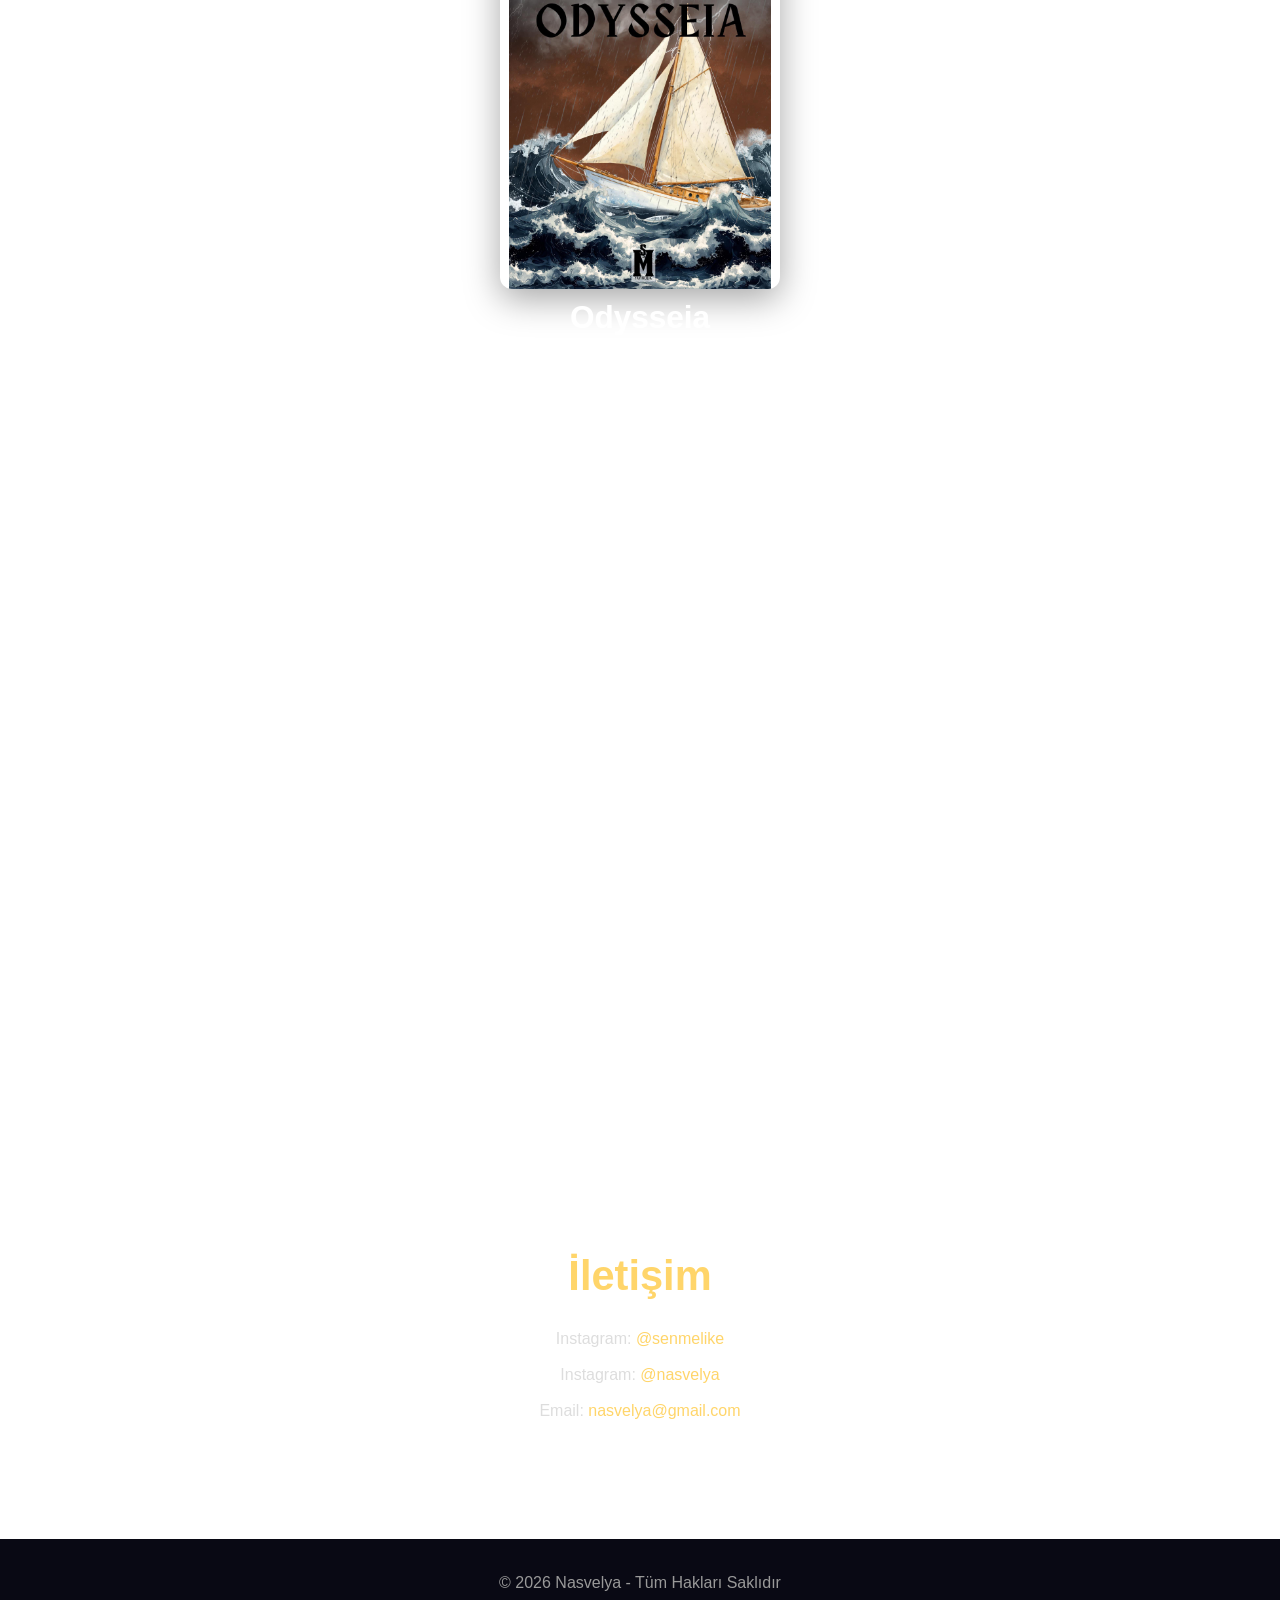
<file: mel.html>
<!DOCTYPE html>
  <html lang="tr">
  <head>
  <meta charset="UTF-8">
  <meta name="viewport" content="width=device-width,initial-scale=1.0">
  <title>Nasvelya | Dijital Edebiyat Platformu</title>

<meta name="description"
content="Nasvelya; Neşe Erdoğan ve diğer yazarların roman, öykü, deneme ve özgün edebiyat eserlerini keşfedebileceğiniz dijital edebiyat platformudur.">
  <link rel="stylesheet" href="style.css">
    <link rel="icon" type="image/png" href="logo.png">
    <meta name="theme-color" content="#0d1117">
    <!-- Google tag (gtag.js) -->
<script async src="https://www.googletagmanager.com/gtag/js?id=G-GXEDB0TBR9"></script>
<script>
  window.dataLayer = window.dataLayer || [];
  function gtag(){dataLayer.push(arguments);}
  gtag('js', new Date());

  gtag('config', 'G-GXEDB0TBR9');
</script>
  <meta property="og:title" content="Nasvelya">

<meta property="og:description" content="Romanlar, denemeler, mini hikâyeler ve özgün edebiyat eserlerini keşfedebileceğiniz dijital edebiyat platformu.">

<meta property="og:image" content="https://nese87054-beep.github.io/Nasvelya/logo.png">

<meta property="og:url" content="https://nese87054-beep.github.io/Nasvelya/">

<meta property="og:type" content="website">

<meta name="description" content="Nasvelya; yazarların roman, öykü, deneme ve mini hikâyelerini paylaşabildiği dijital edebiyat platformudur.">

<meta name="keywords" content="Nasvelya, roman, hikâye, öykü, deneme, yazar, kitap, edebiyat, fantastik, bilimkurgu">

<meta name="author" content="Nasvelya">

<meta name="robots" content="index, follow">
    <meta name="twitter:card" content="summary_large_image">
<meta name="twitter:title" content="Nasvelya">
<meta name="twitter:description" content="Romanlar, öyküler ve denemelerden oluşan dijital edebiyat platformu.">
<meta name="twitter:image" content="https://nese87054-beep.github.io/Nasvelya/logo.png">

<link rel="canonical" href="https://nese87054-beep.github.io/Nasvelya/">

<meta property="og:url"
content="https://nese87054-beep.github.io/Nasvelya/">
<script type="application/ld+json">
{
  "@context": "https://schema.org",
  "@type": "WebSite",
  "name": "Nasvelya",
  "url": "https://nese87054-beep.github.io/Nasvelya/",
  "description": "Nasvelya; yazarların roman, öykü, deneme ve mini hikâyelerini paylaşabildiği dijital edebiyat platformudur.",
  "inLanguage": "tr"
}
</script>

<script type="application/ld+json">
{
  "@context": "https://schema.org",
  "@type": "Organization",
  "name": "Nasvelya",
  "url": "https://nese87054-beep.github.io/Nasvelya/",
  "logo": "https://nese87054-beep.github.io/Nasvelya/logo.png"
}
</script>

<script type="application/ld+json">
{
  "@context": "https://schema.org",
  "@type": "ItemList",
  "name": "Nasvelya Kitapları",
  "itemListElement": [
    {
      "@type": "Book",
      "position": 1,
      "name": "VESKAR",
      "url": "https://nese87054-beep.github.io/Nasvelya/eylul.html"
    },
    {
      "@type": "Book",
      "position": 2,
      "name": "Bu Hikaye Bir Yalan",
      "url": "https://nese87054-beep.github.io/Nasvelya/eylul.html"
    }
  ]
}
</script>

  </head>
    
    <body>
      <div class="stars"></div>
  <!-- NAVBAR -->
<nav class="navbar">

  <div class="logo">
            <a href="index.html">NASVELYA</a>
        </div>

  <div class="menu">
    <a href="https://nese87054-beep.github.io/Nasvelya/">Yazarlar</a>
  <a href="https://nese87054-beep.github.io/Nasvelya/"> Kitaplar </a>
    <a href="#https://nese87054-beep.github.io/Nasvelya/">Denemeler</a>
    <a href="https://nese87054-beep.github.io/Nasvelya/stories">Öyküler</a>
    <a href="al.html">Alıntılar</a>
    <a href="https://nese87054-beep.github.io/Nasvelya/news">Haberler</a>
    <a href="https://nese87054-beep.github.io/Nasvelya/about">Hakkımızda</a>
    <a href="#contact">İletişim</a>
  </div>

</nav>

<main>
<section id="lines">

  <div class="lines-header">
    <h2>MELİKE ŞEN</h2>

    <p>
      Hikayeler yalnızca kelimeler ya da seslerle aktarılmaz.Duymak kadar görmek, görmek kadar hissetmek gerekir bir hikayeye erişmek için.
    </p>

    <h3>
      Alternatif Kapak Tasarımları
    </h3>
  </div>


  <!-- 1. ALINTI -->
  <div class="quote-row quote-row-one">

    <div class="quote-text">
     <h2>Morgue Sokağı Cinayeti</h2> 
<p>
  
Morgue Sokağı Cinayetleri, Edgar Allan Poe tarafından yazılan ve ilk defa 1841'de Graham's Magazine'de yayımlanan öykü. 
İlk dedektiflik öyküsü olarak kabul edilen Morgue Sokağı Cinayetleri'ni Poe, "uslamlama öyküleri" olarak grupladığı öyküler arasında saymıştır. 
       </p>
     

      <em>
        Edgar Allan POE
      </em>
    </div>

    <div class="quote-image">
      <img src="mor.jpg" alt="Nasvelya ilham görseli">
    </div>

  </div>


  <!-- 2. ALINTI -->
  <div class="quote-row quote-row-two">

    <div class="quote-image">
      <img src="cal.jpg" alt="Nasvelya edebiyat görseli">
    </div>

    <div class="quote-text">
     <h2> Çalıkuşu </h2>
    <p>
     Romanda, İstanbul köklü bir ailenin kızı olan çocuk ruhlu Feride'nin çok sevdiği nişanlısı tarafından ihanete uğramasıyla kendini öğretmenlik mesleğine adaması ve hayatını kazanabilmek için Anadolu'da şehir şehir dolaşması anlatılır. Melodram ögeleri ile yüklü bir aşk öyküsünün yanı sıra
    bürokrasi eleştirisi, kadınların Osmanlı toplumunda var olma mücadelesi, öğretmenlik mesleğinin icrası gibi pek çok konuyu ele alır.
    </p> 
              
      <em>
        Reşat Nuri GÜNTEKİN
      </em>
    </div>

  </div>


  <!-- 3. ALINTI -->
  <div class="quote-row quote-row-three">
<div class="quote-image">
      <img src="od.jpg" alt="Nasvelya edebiyat görseli">
    </div>
    <div class="quote-text">
      <h2>Odysseia </h2>
      <p>
       Destan daha çok Yunan kahramanı Odysseus'u ve onun Truva'nın düşmesinden sonra evine yaptığı dönüş yolculuğunu konu edinmiştir. On sene süren Truva Savaşı'ndan sonra Odysseus'un evinin bulunduğu İthake'ye dönmesi bir on sene daha alır. 
      Öldüğü varsayılan Odysseus'un yokluğunda, karısı Penelope ve oğlu Telemakhos, Penelope ile evlenmek isteyen bir grup azılı taliple baş etmek zorundadır. 
      </p>

      <em>
        Homeros
      </em>
    </div>

  
    <div class="quote-row quote-row-one">

    
  </div>
  </div>
 
</section>
  <section id="contact">

<h2>
İletişim
</h2>

<p>
Instagram:
<a href="https://www.instagram.com/ssenmelike?igsi=MWx4d255eHI1dHVoNg==" target="_blank"rel="noopener noreferrer">
@senmelike
</a>
</p>

<p>
Instagram:
<a href="https://www.instagram.com/nasvelya?igsh=MWVrM3huZTJxM25maA==" target="_blank"rel="noopener noreferrer">
@nasvelya
</a>
</p>



<p>
Email:
<a href="mailto:nasvelya@gmail.com">
nasvelya@gmail.com
</a>
</p>


</section>
</main>
      <!-- FOOTER -->

<footer>

<p>
© 2026 Nasvelya - Tüm Hakları Saklıdır
</p>

</footer>
      <script src="script.js"></script>

    </body>
  </html>
</file>
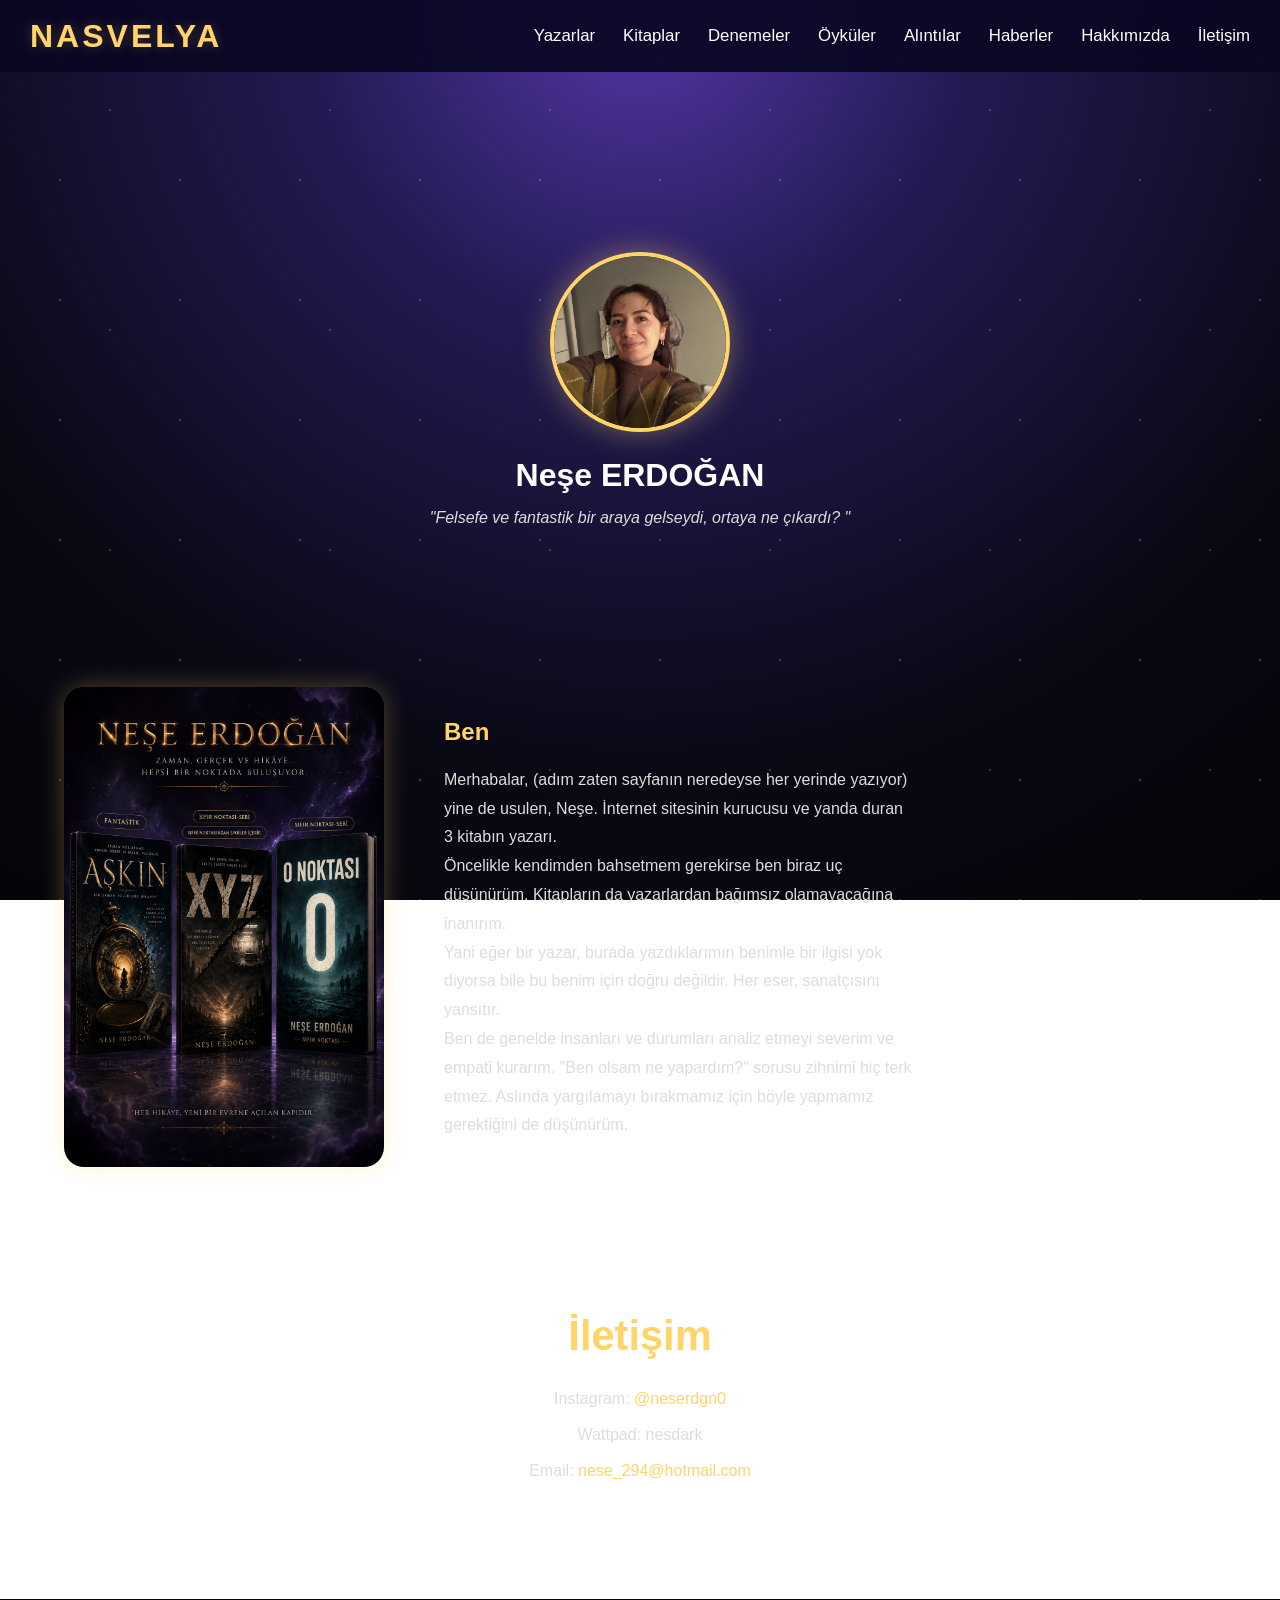
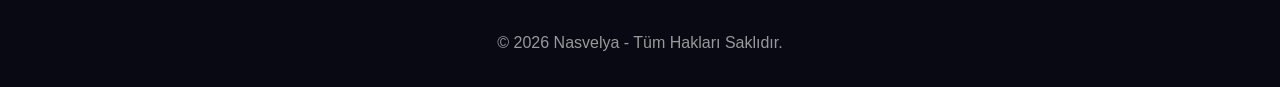
<file: nese.html>
<!DOCTYPE html>
<html lang="tr">
  <head>
    <meta charset="UTF-8">
    <meta name="viewport" content="width=device-width,initial-scale=1.0">
    <title>Nasvelya-Neşe ERDOĞAN</title>
  <link rel="stylesheet" href="style.css">
    <link rel="icon" type="image/png" href="logo.png">
    <meta name="theme-color" content="#0d1117">
    <!-- Google tag (gtag.js) -->
<script async src="https://www.googletagmanager.com/gtag/js?id=G-GXEDB0TBR9"></script>
<script>
  window.dataLayer = window.dataLayer || [];
  function gtag(){dataLayer.push(arguments);}
  gtag('js', new Date());

  gtag('config', 'G-GXEDB0TBR9');
</script>
  <meta property="og:title" content="Nasvelya">

<meta property="og:description" content="Romanlar, denemeler, mini hikâyeler ve özgün edebiyat eserlerini keşfedebileceğiniz dijital edebiyat platformu.">

<meta property="og:image" content="https://nese87054-beep.github.io/Nasvelya/logo.png">

<meta property="og:url" content="https://nese87054-beep.github.io/Nasvelya/">

<meta property="og:type" content="website">

<meta name="description" content="Nasvelya; yazarların roman, öykü, deneme ve mini hikâyelerini paylaşabildiği dijital edebiyat platformudur.">

<meta name="keywords" content="Nasvelya, roman, hikâye, öykü, deneme, yazar, kitap, edebiyat, fantastik, bilimkurgu">

<meta name="author" content="Nasvelya">

<meta name="robots" content="index, follow">
    <meta name="twitter:card" content="summary_large_image">
<meta name="twitter:title" content="Nasvelya">
<meta name="twitter:description" content="Romanlar, öyküler ve denemelerden oluşan dijital edebiyat platformu.">
<meta name="twitter:image" content="https://nese87054-beep.github.io/Nasvelya/logo.png">

<link rel="canonical" href="https://nese87054-beep.github.io/Nasvelya/">

<meta property="og:url"
content="https://nese87054-beep.github.io/Nasvelya/">
<script type="application/ld+json">
{
  "@context":"https://schema.org",
  "@type":"Person",
  "name":"Neşe Erdoğan",
  "jobTitle":"Roman Yazarı",
  "url":"https://nese87054-beep.github.io/NesUniverse/",
  "sameAs":[
    "https://www.instagram.com/neserdgn0"
  ]
}
</script>

<script type="application/ld+json">
{
  "@context":"https://schema.org",
  "@type":"ProfilePage",
  "name":"Neşe Erdoğan - Nasvelya",
  "url":"https://nese87054-beep.github.io/Nasvelya/nese.html",
  "mainEntity":{
    "@type":"Person",
    "name":"Neşe Erdoğan",
    "jobTitle":"Roman Yazarı",
    "sameAs":[
      "https://www.instagram.com/neserdgn0"
    ]
  }
}
</script>

<script type="application/ld+json">
{
  "@context":"https://schema.org",
  "@type":"ItemList",
  "name":"Neşe Erdoğan Kitapları",
  "itemListElement":[
    {
      "@type":"Book",
      "position":1,
      "name":"AŞKIN",
      "url":"https://nese87054-beep.github.io/NesUniverse/askin.html"
    },
    {
      "@type":"Book",
      "position":2,
      "name":"Sıfır Noktası",
      "url":"https://nese87054-beep.github.io/NesUniverse/sifir-noktasi.html"
    },
    {
      "@type":"Book",
      "position":3,
      "name":"XYZ",
      "url":"https://nese87054-beep.github.io/NesUniverse/xyz.html"
    }
  ]
}
</script>
     
  </head>
<body>
  <div class="stars"></div>

    <!-- NAVBAR -->
    <nav class="navbar">
        <div class="logo">
            <a href="index.html">NASVELYA</a>
        </div>

        <div class="menu">
            <a href="index.html#writers">Yazarlar</a>
            <a href="index.html#books">Kitaplar</a>
            <a href="index.html#deneme">Denemeler</a>
            <a href="index.html#stories">Öyküler</a>
          <a href="al.html">Alıntılar</a>
            <a href="index.html#news">Haberler</a>
            <a href="index.html#about">Hakkımızda</a>
            <a href="index.html#contact">İletişim</a>
        </div>
    </nav>

    <!-- HEADER -->
    
<header class="header">

    <img src="nese.jpg" alt="Neşe ERDOĞAN" class="author-photo">

    <h1>Neşe ERDOĞAN</h1>

      <p class="quote">
        "Felsefe ve fantastik bir araya gelseydi, ortaya ne çıkardı? "
    </p>

</header>
    <!-- ANA İÇERİK -->
    <main>
      
        <section class="book-page">
          

            <!-- KAPAK -->
            <div class="book-cover">
                <img src="ness.png" alt="Kitaplar">
            </div>

            <!-- KİTAP BİLGİSİ -->
            <div class="book-content">
             <h2>Ben</h2>
                
                <p>
                   Merhabalar, (adım zaten sayfanın neredeyse her yerinde yazıyor) yine de usulen, Neşe. İnternet sitesinin kurucusu ve yanda duran 3 kitabın yazarı.
                </p>

                <p>
                    Öncelikle kendimden bahsetmem gerekirse ben biraz uç düşünürüm. Kitapların da yazarlardan bağımsız olamayacağına inanırım.
                </p>
              <p>
    Yani eğer bir yazar, burada yazdıklarımın benimle bir ilgisi yok diyorsa
    bile bu benim için doğru değildir. Her eser, sanatçısını yansıtır.
</p>

<p>
    Ben de genelde insanları ve durumları analiz etmeyi severim ve empati kurarım.
    "Ben olsam ne yapardım?" sorusu zihnimi hiç terk etmez.
    Aslında yargılamayı bırakmamız için böyle yapmamız gerektiğini de düşünürüm.
</p>
            </div>
          <p>
Keşfetmek için :
<a href="https://nese87054-beep.github.io/NesUniverse/index.html" target="_blank"rel="noopener noreferrer">
  Neşe ERDOĞAN
</a>
</p>
          </section>
     <section id="contact">

<h2>
İletişim
</h2>


<p>
Instagram:
<a href="https://instagram.com/neserdgn0" target="_blank"rel="noopener noreferrer">
@neserdgn0
</a>
</p>


<p>
Wattpad: nesdark
</p>


<p>
Email:
<a href="mailto:nese_294@hotmail.com">
nese_294@hotmail.com
</a>
</p>


</section>
 

    </main>

    <!-- FOOTER -->
    <footer>
        <p>© 2026 Nasvelya - Tüm Hakları Saklıdır.</p>
    </footer>

</body>
</html>
</file>
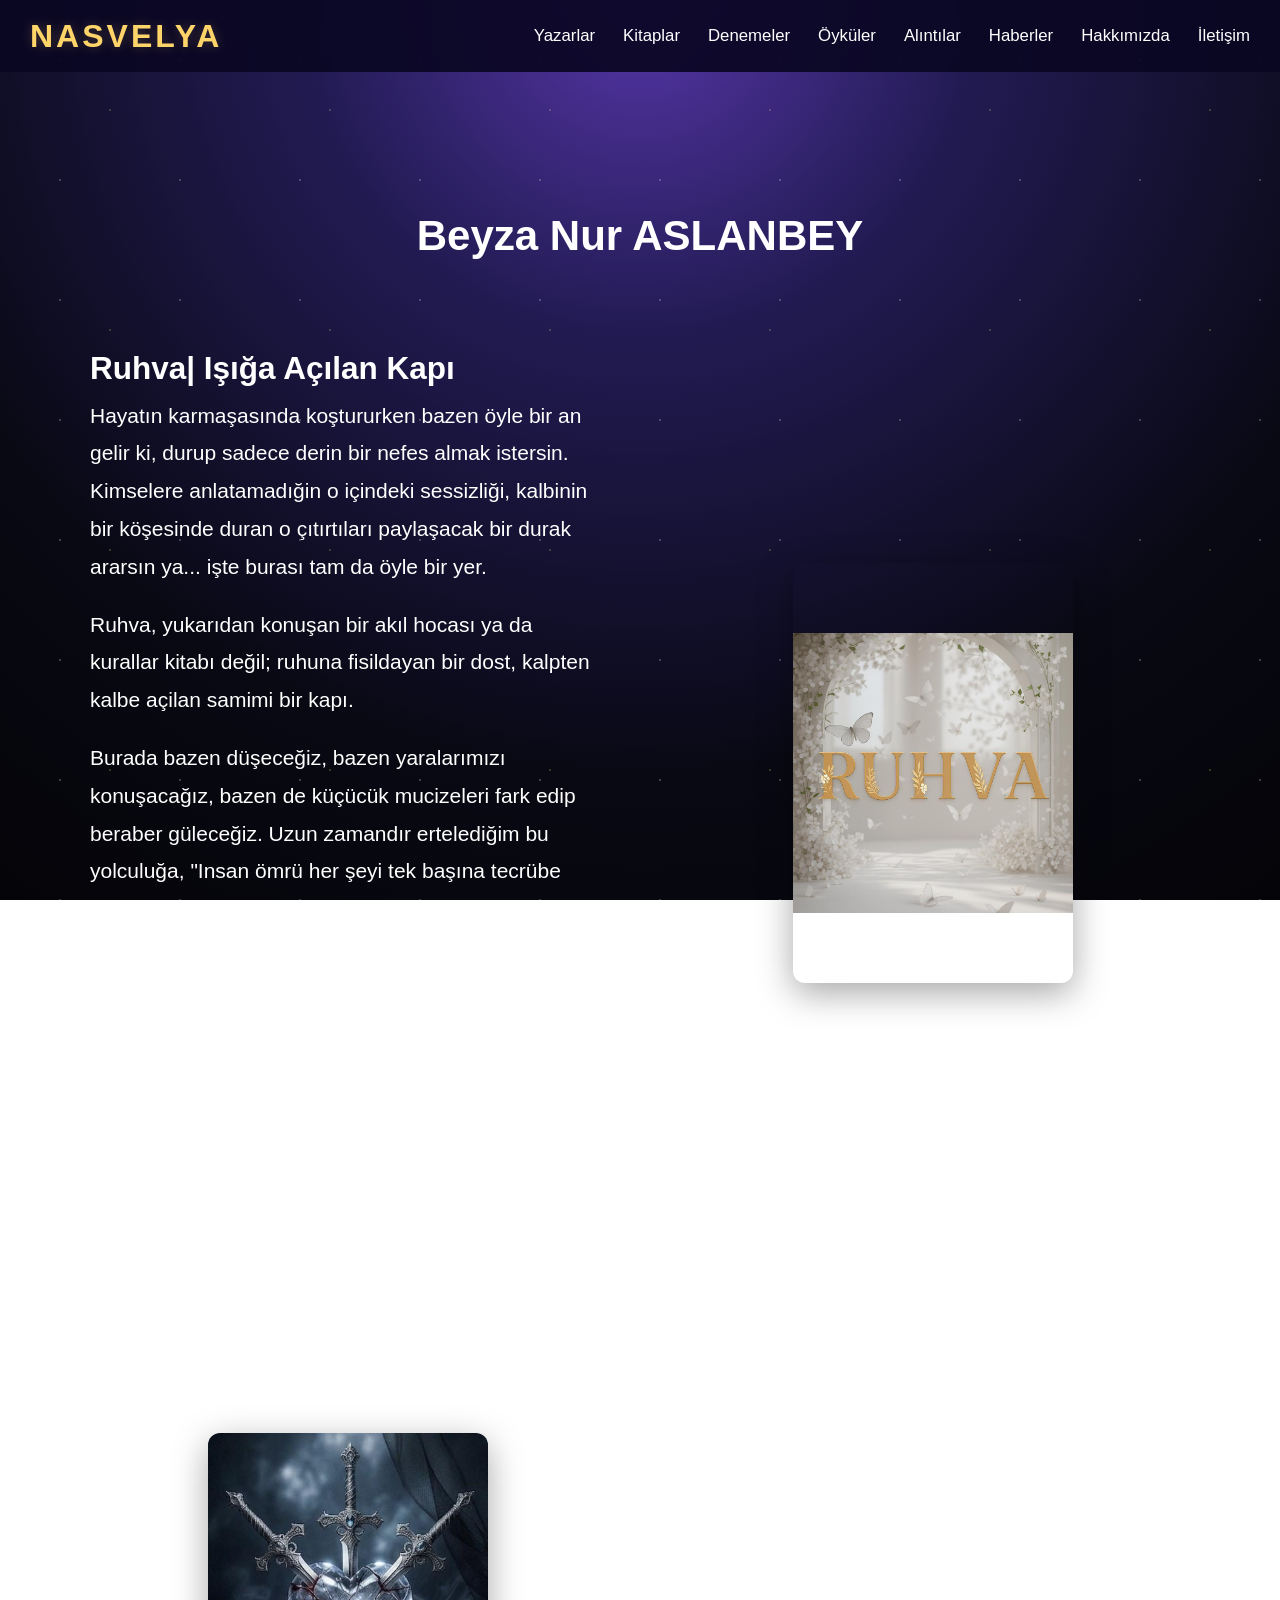
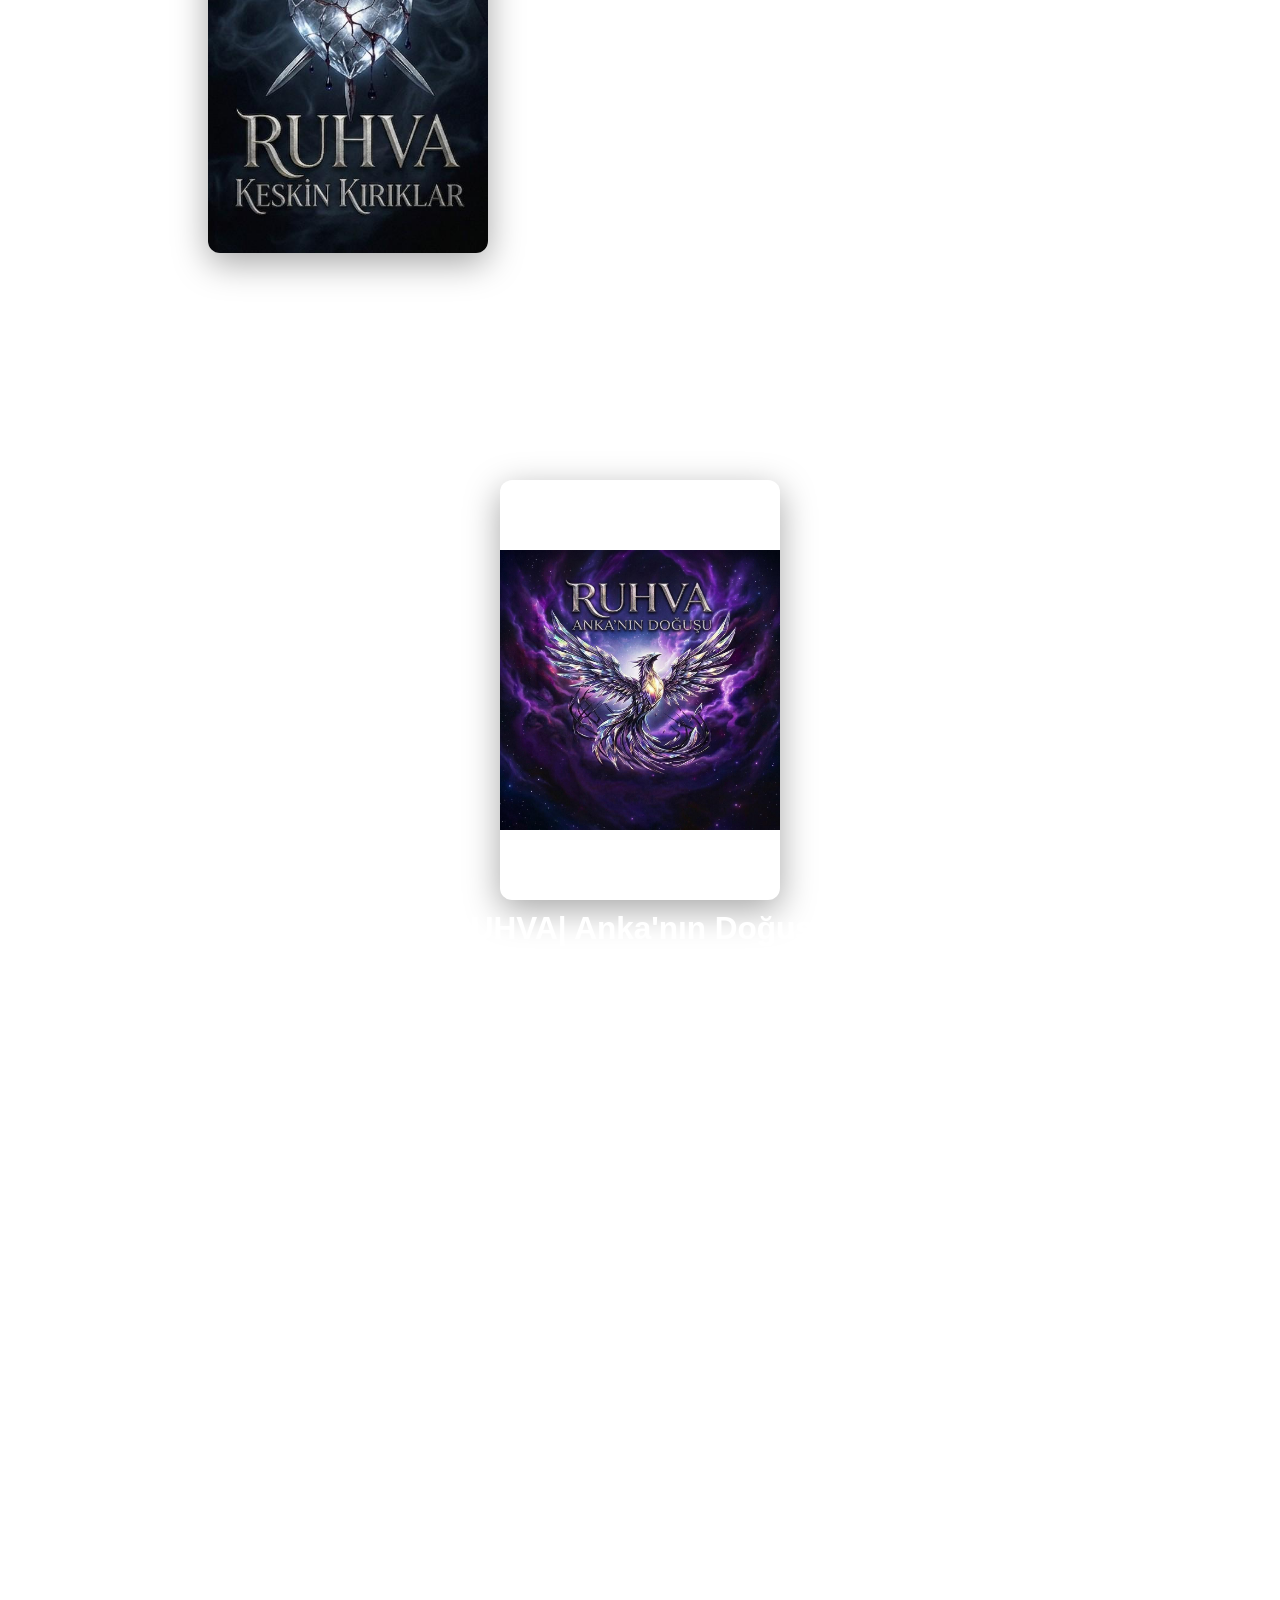
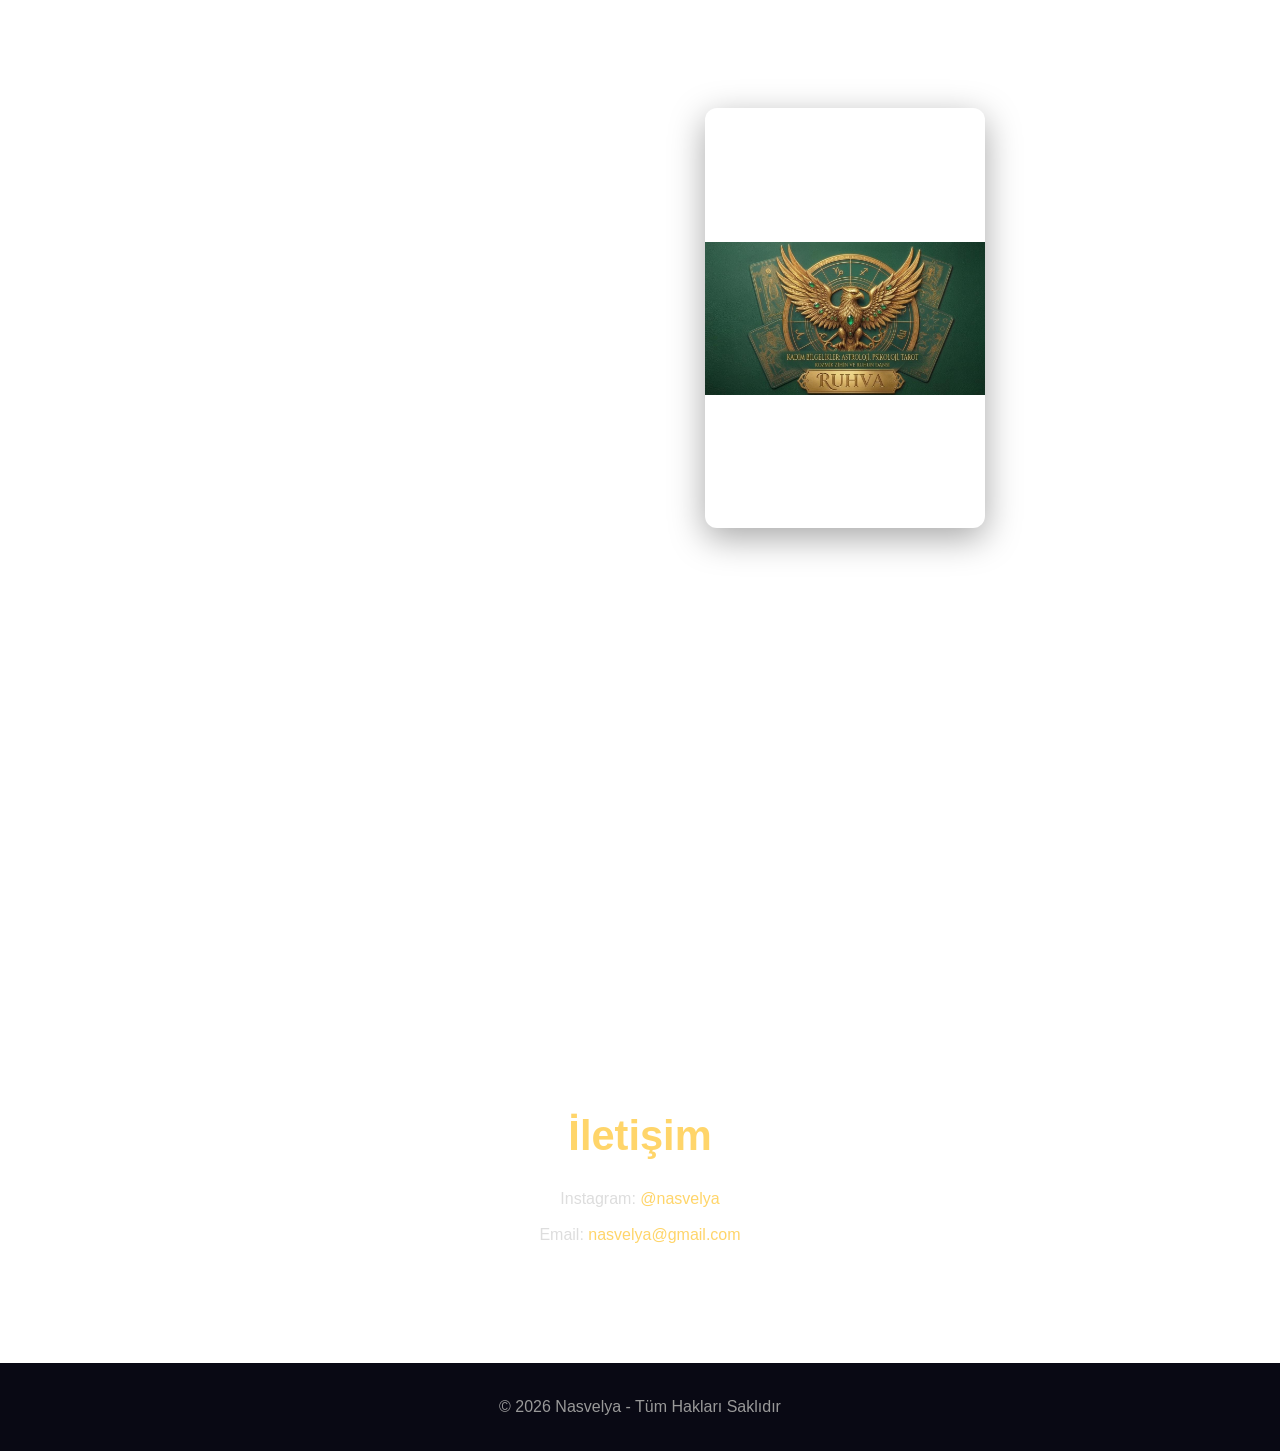
<file: ruh.html>
<!DOCTYPE html>
  <html lang="tr">
  <head>
  <meta charset="UTF-8">
  <meta name="viewport" content="width=device-width,initial-scale=1.0">
  <title>Nasvelya | Dijital Edebiyat Platformu</title>

<meta name="description"
content="Nasvelya; Neşe Erdoğan ve diğer yazarların roman, öykü, deneme ve özgün edebiyat eserlerini keşfedebileceğiniz dijital edebiyat platformudur.">
  <link rel="stylesheet" href="style.css">
    <link rel="icon" type="image/png" href="logo.png">
    <meta name="theme-color" content="#0d1117">
    <!-- Google tag (gtag.js) -->
<script async src="https://www.googletagmanager.com/gtag/js?id=G-GXEDB0TBR9"></script>
<script>
  window.dataLayer = window.dataLayer || [];
  function gtag(){dataLayer.push(arguments);}
  gtag('js', new Date());

  gtag('config', 'G-GXEDB0TBR9');
</script>
  <meta property="og:title" content="Nasvelya">

<meta property="og:description" content="Romanlar, denemeler, mini hikâyeler ve özgün edebiyat eserlerini keşfedebileceğiniz dijital edebiyat platformu.">

<meta property="og:image" content="https://nese87054-beep.github.io/Nasvelya/logo.png">

<meta property="og:url" content="https://nese87054-beep.github.io/Nasvelya/">

<meta property="og:type" content="website">

<meta name="description" content="Nasvelya; yazarların roman, öykü, deneme ve mini hikâyelerini paylaşabildiği dijital edebiyat platformudur.">

<meta name="keywords" content="Nasvelya, roman, hikâye, öykü, deneme, yazar, kitap, edebiyat, fantastik, bilimkurgu">

<meta name="author" content="Nasvelya">

<meta name="robots" content="index, follow">
    <meta name="twitter:card" content="summary_large_image">
<meta name="twitter:title" content="Nasvelya">
<meta name="twitter:description" content="Romanlar, öyküler ve denemelerden oluşan dijital edebiyat platformu.">
<meta name="twitter:image" content="https://nese87054-beep.github.io/Nasvelya/logo.png">

<link rel="canonical" href="https://nese87054-beep.github.io/Nasvelya/">

<meta property="og:url"
content="https://nese87054-beep.github.io/Nasvelya/">
<script type="application/ld+json">
{
  "@context": "https://schema.org",
  "@type": "WebSite",
  "name": "Nasvelya",
  "url": "https://nese87054-beep.github.io/Nasvelya/",
  "description": "Nasvelya; yazarların roman, öykü, deneme ve mini hikâyelerini paylaşabildiği dijital edebiyat platformudur.",
  "inLanguage": "tr"
}
</script>

<script type="application/ld+json">
{
  "@context": "https://schema.org",
  "@type": "Organization",
  "name": "Nasvelya",
  "url": "https://nese87054-beep.github.io/Nasvelya/",
  "logo": "https://nese87054-beep.github.io/Nasvelya/logo.png"
}
</script>

<script type="application/ld+json">
{
  "@context": "https://schema.org",
  "@type": "ItemList",
  "name": "Nasvelya Kitapları",
  "itemListElement": [
    {
      "@type": "Book",
      "position": 1,
      "name": "VESKAR",
      "url": "https://nese87054-beep.github.io/Nasvelya/eylul.html"
    },
    {
      "@type": "Book",
      "position": 2,
      "name": "Bu Hikaye Bir Yalan",
      "url": "https://nese87054-beep.github.io/Nasvelya/eylul.html"
    }
  ]
}
</script>

  </head>
    
    <body>
      <div class="stars"></div>
  <!-- NAVBAR -->
<nav class="navbar">

  <div class="logo">
            <a href="index.html">NASVELYA</a>
        </div>

  <div class="menu">
    <a href="https://nese87054-beep.github.io/Nasvelya/">Yazarlar</a>
  <a href="https://nese87054-beep.github.io/Nasvelya/"> Kitaplar </a>
    <a href="#https://nese87054-beep.github.io/Nasvelya/">Denemeler</a>
    <a href="https://nese87054-beep.github.io/Nasvelya/stories">Öyküler</a>
    <a href="al.html">Alıntılar</a>
    <a href="https://nese87054-beep.github.io/Nasvelya/news">Haberler</a>
    <a href="https://nese87054-beep.github.io/Nasvelya/about">Hakkımızda</a>
    <a href="#contact">İletişim</a>
  </div>

</nav>

<main>
<section id="lines">

  <div class="lines-header">
    <h2>Beyza Nur ASLANBEY</h2>

    <p>
      
    </p>

    <h3>
      
    </h3>
  </div>


  <!-- 1. ALINTI -->
  <div class="quote-row quote-row-one">

    <div class="quote-text">
     <h2>Ruhva| Işığa Açılan Kapı </h2> <p>
  
Hayatın karmaşasında koştururken bazen öyle
bir an gelir ki, durup sadece derin bir nefes
almak istersin. Kimselere anlatamadığin o içindeki sessizliği, kalbinin bir köşesinde duran
o çıtırtıları paylaşacak bir durak ararsın ya... işte
burası tam da öyle bir yer.
       </p>
      <p>


Ruhva, yukarıdan konuşan bir akıl hocası ya da
kurallar kitabı değil; ruhuna fisildayan bir dost,
kalpten kalbe açilan samimi bir kapı.
      </p>
      <p>

Burada bazen düşeceğiz, bazen yaralarımızı
konuşacağız, bazen de küçücük mucizeleri fark
edip beraber güleceğiz. Uzun zamandır
ertelediğim bu yolculuğa, "Insan ömrü her şeyi
tek başına tecrübe edemeyecek kadar kısa
diyerek ilk adimı attım. Şimdi o adımı beraber
ileriye taşıma vakti
<p>
Kelimelerim kalbimin ta içinden sana doğru
yola çıkıyor. Hazırsan başlayalım.:
</p>
<p>
Çünkü bu hikâye artık sadece benim değil,
senin de hikâyen
      </p>

      <em>
        Hoş geldiniz bu güzel yolculuğa.
      </em>
    </div>

    <div class="quote-image">
      <img src="ruh1.jpg" alt="Nasvelya ilham görseli">
    </div>

  </div>


  <!-- 2. ALINTI -->
  <div class="quote-row quote-row-two">

    <div class="quote-image">
      <img src="ruh2.jpg" alt="Nasvelya edebiyat görseli">
    </div>

    <div class="quote-text">
     <h2> RUHVA| Keskin Kırıklar</h2>
    <p>
      Seni kıran her şeyin, aslında senin en güçlü
silahın olduğunu fark etmeye hazır mısın?
    </p>
      <p>
Hayat bazen seni öyle bir noktaya getirir ki, ya o
ağırlığın altında ezilirsin ya da o kırık parçalarla
kendi zırhını inşa edersin. Keskin Kırıklar,
psikolojik bir enkazdan nasıl kurtulacağını,
geçmişin gölgelerinden nasıl sıyrılacağını ve
zihnini nasıl kendi lehine çalıştıracağını anlatan
bir rehberdir.
      </p>
      <p>
        
Bu kitap; yaşadığın travmaların, hayal
kırıkliklarının ve seni durduran korkuların
aslında kimliğini nasıl şekillendirdiğini gözler
önüne seriyor. Aciyı görmezden gelmeyi değil,
onu nasıl yönetip bir güce dönüştüreceğini
öğrenmek istiyorsan, bu yüzleşme senin için
başlıyor.
    </p> 
              
      <em>
        Unutma: Kırılmadan keskinleşemezsin.
      </em>
    </div>

  </div>


  <!-- 3. ALINTI -->
  <div class="quote-row quote-row-three">
<div class="quote-image">
      <img src="ruh3.jpg" alt="Nasvelya edebiyat görseli">
    </div>
    <div class="quote-text">
      <h2>RUHVA| Anka'nın Doğuşu </h2>
      <p>
        Küllerinden doğmak bir klişe değil, bir
zorunluluktur.
      </p>
      <p>

Hayatın seni sifirladığı, tüm enerjinin tükendiği
ve çıkış yolunun kapandığını hissettiğin o anlar;
aslında en büyük potansiyelinin açığa çıkacağı
yerlerdir.
      </p>
      <p>

Anka'nın Doğuşu, zihnini ve ruhunu yeniden
yapılandırman için gereken o büyük dönüşüm
sürecini anlatıyor.
      </p>
      <p>

Eski versiyonunun bittiği yerde, yeni ve daha
güçlü olanın nasıl inşa edileceğini bu kitapta
adim adım keşfedeceksin. Bu, sadece bir
uyanış değil; kendi hayatının efendisi olmak için DANSI
verdiğin sessiz bir savaşın kılavuzu. Korkularını
yak, sınırlamalarını yık ve ruhunun hak ettiği o
yüksek seviyeye ulaş.
      </p>

      <em>
        Artık küllerini değil, ışığını görme zamanı
      </em>
    </div>

  
    <div class="quote-row quote-row-one">

    <div class="quote-text">
      <h2>RUHVA|Kozmik Zihin ve Ruhun Dansı</h2>
    
      <p>
        Evrenin düzeni ile zihninin derinlikleri arasında
bir bağ olduğunu söylesek, neyi farklı yapardın?
</p>
<p>
Bu kitap; astrolojinin kadim haritalarını,
psikolojinin zihin çözücü yöntemlerini ve
tarotun sembolik dilini tek bir potada eritiyor.
Hayatın sadece rastlantılardan ibaret
olmadığını; yaşadığın olayların, karşılaştığın
insanların ve zihnindeki o bitmek bilmeyen
döngülerin aslında büyük bir "danstan" ibaret
olduğunu fark etmeye hazır ol.
</p>
<p>
Bu bir fal kitabı değil; bu, hayatın sana sunduğu
ipuçlarını nasıl okuyacağını, kendi potansiyelini
astrolojik döngülerle nasıl eşleştireceğini ve
ruhunun pusulasını nasıl kullanacağını anlatan
bir sistemdir.
      </p>

      <em>
        Kozmik düzeni anla, zihnini yönet, ruhunu özgür bırak.
      </em>
    </div>

    <div class="quote-image">
      <img src="ruh4.jpg" alt="Nasvelya ilham görseli">
    </div>

  </div>
  </div>
  
</section>
  <section id="contact">

<h2>
İletişim
</h2>


<p>
Instagram:
<a href="https://www.instagram.com/nasvelya?igsh=MWVrM3huZTJxM25maA==" target="_blank"rel="noopener noreferrer">
@nasvelya
</a>
</p>



<p>
Email:
<a href="mailto:nasvelya@gmail.com">
nasvelya@gmail.com
</a>
</p>


</section>
</main>
      <!-- FOOTER -->

<footer>

<p>
© 2026 Nasvelya - Tüm Hakları Saklıdır
</p>

</footer>
      <script src="script.js"></script>

    </body>
  </html>
</file>
<file: style.css>
/* ==========================
      NOVALYA STYLE.CSS
========================== */

*{
    margin:0;
    padding:0;
    box-sizing:border-box;
}

html{
    scroll-behavior:smooth;
}
.logo a{
    color:inherit;
    text-decoration:none;
}

.logo a:hover{
    color:#FFD56A;
}

body{

font-family:Segoe UI,Tahoma,sans-serif;

color:white;

background:
radial-gradient(circle at top,#5636a8 0%,#221b53 30%,#090914 70%,#040408 100%);

background-attachment:fixed;

overflow-x:hidden;

}


/* ==========================
        NAVBAR
========================== */

.navbar {
    width: 100%;
    min-height: 72px;
    padding: 0 30px;

    display: flex;
    align-items: center;
    justify-content: space-between;

    background: rgba(10, 7, 35, 0.92);

    box-sizing: border-box;
    overflow: hidden;
}

/* NASVELYA */

.logo {
    flex-shrink: 0;
}

.logo a {
    color: #FFD56A;
    text-decoration: none;

    font-size: 2rem;
    font-weight: 800;

    letter-spacing: 3px;
    white-space: nowrap;

    text-shadow: 0 0 12px rgba(255, 213, 106, .25);
}

.logo a:hover {
    color: #FFD56A;
}


/* MENÜ */

.menu {
    display: flex;
    align-items: center;
    justify-content: flex-end;

    gap: 28px;
    margin-left: auto;
}

.menu a {
    color: #fff !important;
    text-decoration: none;

    font-size: 1.05rem;
    font-weight: 500;

    white-space: nowrap;

    transition: .25s ease;
}

.menu a:hover {
    color: #FFD56A !important;
}


/* ==========================
        MOBİL
========================== */

@media (max-width: 900px) {

    .navbar {
        min-height: 65px;
        padding: 0 18px;
    }

    .logo a {
        font-size: 1.65rem;
        letter-spacing: 2px;
    }

    .menu {
        gap: 18px;

        overflow-x: auto;
        scrollbar-width: none;

        padding-left: 20px;
    }

    .menu::-webkit-scrollbar {
        display: none;
    }

    .menu a {
        font-size: .95rem;
    }
}


@media (max-width: 600px) {

    .navbar {
        min-height: 60px;
        padding: 0 12px;
    }

    .logo a {
        font-size: 1.4rem;
        letter-spacing: 1px;
    }

    .menu {
        gap: 14px;
        padding-left: 15px;
    }

    .menu a {
        font-size: .85rem;
    }
}
/* HERO */

.hero{

    width:85%;

    margin:auto;

    text-align:center;

    padding:90px 40px;

    background:rgba(255,255,255,.05);

    backdrop-filter:blur(15px);

    border-radius:25px;

    border:1px solid rgba(255,255,255,.08);

    box-shadow:0 0 30px rgba(0,0,0,.4);

    margin-bottom:80px;
}

.hero h2{

    color:#FFD56A;

    font-size:2.3rem;

    margin-bottom:25px;
}

.hero p{

    font-size:1.1rem;

    color:#e5e5e5;

    margin-bottom:35px;
}


/* BUTON */

.btn{

    display:inline-block;

    padding:16px 35px;

    background:linear-gradient(45deg,#FFD56A,#FF914D);

    color:#111;

    font-weight:bold;

    border-radius:50px;

    text-decoration:none;

    transition:.35s;
}

.btn:hover{

    transform:translateY(-5px);

    box-shadow:0 10px 25px rgba(255,170,0,.4);
}


/* WRITERS */

#writers{

    width:90%;

    margin:auto;

    padding-bottom:100px;
}

#writers h2{

    text-align:center;

    color:#FFD56A;

    margin-bottom:50px;

    font-size:2.5rem;
}

.person-card{

width:320px;

padding:30px;

border-radius:25px;

background:rgba(255,255,255,.06);

backdrop-filter:blur(20px);

transition:.4s;

}

.person-card:hover{

transform:translateY(-12px) scale(1.03);

box-shadow:

0 0 35px rgba(255,213,106,.25);

}

.person-card img{

    width:170px;

    height:170px;

    border-radius:50%;

    object-fit:cover;

    border:4px solid #FFD56A;

    margin-bottom:20px;
}
.person-card h3{
    margin-bottom:15px;
    color:#FFD56A;
}

.person-card p{
    color:#ddd;
    margin-bottom:25px;
}

/* BADGE */

.badge{
    display:inline-block;
    background:#FFD56A;
    color:#111;
    padding:8px 18px;
    border-radius:30px;
    font-size:.85rem;
    font-weight:bold;
    margin-bottom:20px;
}

/* KART BUTONU */

.person-card a{
    display:inline-block;
    padding:12px 28px;
    border-radius:30px;
    text-decoration:none;
    background:#8F5BFF;
    color:white;
    transition:.35s;
}

.person-card a:hover{
    background:#FFD56A;
    color:#111;
}

/* FOOTER */

footer{
    text-align:center;
    padding:35px;
    background:#090914;
    color:#999;
}

/* TELEFON */

@media (max-width:768px){

    .logo{
        font-size:1.4rem;
    }

   
    .menu{
        display:flex;
        flex-wrap:wrap;
        justify-content:center;
        gap:15px;
    }

    .menu a{
        font-size:.95rem;
    }

    .header h1{
        font-size:2.5rem;
    }

    .header h2{
        font-size:1.5rem;
    }

    .hero{
        width:95%;
        padding:40px 20px;
    }

    .hero h2{
        font-size:1.7rem;
    }

    .hero p{
        white-space:pre-line;
    }

    .person-card{
        width:100%;
    }
}

/* HEADER */

.header{
    margin-top:90px;
    display:flex;
    flex-direction:column;
    align-items:center;
    justify-content:center;
    text-align:center;
    padding:90px 20px;
      
}

/* HERO LOGO */
/* HERO LOGO */

.hero-logo{
    display:flex;
    align-items:center;
    gap:20px;
    margin-bottom:25px;
}

.hero-logo img{
    width:90px;
    height:90px;
    border-radius:50%;
    box-shadow:0 0 25px rgba(255,213,106,.5);
}

.hero-logo h1{
    font-size:4rem;
    color:#FFD56A;
    letter-spacing:5px;
}

.quote{
    max-width:700px;
    margin-top:15px;
    font-style:italic;
    color:#ddd;
}


/* ==========================
        SLIDER
========================== */

.writer-slider,
.book-slider,
.deneme-slider,
.story-slider{
    display:flex;
    align-items:center;
    gap:20px;
}

.writer-container,
.book-container,
.deneme-container,
.story-container{
    display:flex;
    gap:35px;
    flex-wrap:nowrap;
    overflow-x:auto;
    scroll-behavior:smooth;
    justify-content:flex-start;
    padding:10px;
    scrollbar-width:none;
}

.writer-container::-webkit-scrollbar,
.book-container::-webkit-scrollbar,
.deneme-container::-webkit-scrollbar,
.story-container::-webkit-scrollbar{
    display:none;
}

.person-card,
.book-card,
.deneme-card,
.story-card{
    flex:0 0 320px;
}
/* ==========================
        SLIDER OKLARI
========================== */

.arrow{
    width:34px;
    height:34px;

    border:none;
    border-radius:50%;

    background:rgba(255,213,106,.28);
    color:rgba(255,255,255,.85);

    font-size:17px;
    font-weight:bold;

    cursor:pointer;

    margin:0 5px;

    display:flex;
    align-items:center;
    justify-content:center;

    transition:
        background .25s ease,
        opacity .25s ease,
        transform .25s ease;

    flex-shrink:0;

    opacity:.65;
}

.arrow:hover{
    background:rgba(255,213,106,.65);
    opacity:1;
    transform:scale(1.08);
}

.arrow:active{
    transform:scale(.95);
}

.arrow.right{
    order:3;
}
/* ==========================
        STARS
========================== */

.stars{
    position:fixed;
    width:100%;
    height:100%;
    top:0;
    left:0;
    pointer-events:none;
    background-image:
        radial-gradient(white 1px,transparent 1px),
        radial-gradient(#FFD56A 1px,transparent 1px);
    background-size:120px 120px,220px 220px;
    opacity:.22;
    z-index:-1;
    animation:stars 35s linear infinite;
}

@keyframes stars{
    from{
        transform:translateY(0);
    }
    to{
        transform:translateY(-220px);
    }
}

/* ==========================
        DENEMELER
========================== */

#deneme{
    width:90%;
    margin:100px auto;
}

#deneme h2{
    text-align:center;
    font-size:2.6rem;
    color:#FFD56A;
    margin-bottom:45px;
}

.deneme-card{
    width:340px;
    background:rgba(255,255,255,.06);
    backdrop-filter:blur(18px);
    border:1px solid rgba(255,255,255,.08);
    border-radius:22px;
    overflow:hidden;
    transition:.35s;
    box-shadow:0 0 20px rgba(0,0,0,.3);
}

.deneme-card:hover{
    transform:translateY(-10px);
    box-shadow:0 0 30px rgba(255,213,106,.35);
}

.deneme-card img{
    width:100%;
    height:220px;
    object-fit:cover;
}

.deneme-card h3{
    text-align:center;
    margin:20px 15px 10px;
    color:#FFD56A;
}

.deneme-card p{
    text-align:center;
    padding:0 20px;
    color:#ddd;
    margin-bottom:25px;
}

.deneme-card a{
    display:block;
    width:160px;
    margin:0 auto 25px;
    padding:13px;
    border-radius:30px;
    text-align:center;
    text-decoration:none;
    background:linear-gradient(45deg,#FFD56A,#FF914D);
    color:#111;
    font-weight:bold;
}

.deneme-card a:hover{
    transform:scale(1.05);
    box-shadow:0 8px 25px rgba(255,213,106,.4);
    transition:.35s;
}


/* ==========================
       ŞİİRLER BÖLÜMÜ
========================== */

#poes {
    width: 90%;
    margin: 100px auto;
}

/* BAŞLIK */

#poes h2 {
    text-align: center;
    font-size: 2.6rem;
    color: #FFD56A;
    margin-bottom: 45px;
}

/* AÇIKLAMA */

#poes > p {
    text-align: center;
    max-width: 700px;
    margin: 0 auto 45px;
    color: #ddd;
    line-height: 1.8;
}

/* ŞİİR SLIDER */

#poes .story-slider {
    display: flex;
    align-items: center;
    gap: 20px;
}

/* KARTLARIN KAYDIRILDIĞI ALAN */

#poes .story-container {
    display: flex;
    gap: 35px;
    flex-wrap: nowrap;
    overflow-x: auto;
    scroll-behavior: smooth;
    justify-content: flex-start;
    padding: 10px;
    scrollbar-width: none;
}

#poes .story-container::-webkit-scrollbar {
    display: none;
}

/* ŞİİR KARTI */

#poes .story-card {
    flex: 0 0 320px;
    width: 320px;

    background: rgba(255,255,255,.06);
    backdrop-filter: blur(18px);

    border: 1px solid rgba(255,255,255,.08);
    border-radius: 22px;
    overflow: hidden;

    transition: .35s;
    box-shadow: 0 0 20px rgba(0,0,0,.3);
}

/* KART HOVER */

#poes .story-card:hover {
    transform: translateY(-10px);
    box-shadow: 0 0 30px rgba(255,213,106,.35);
}

/* ŞİİR KAPAĞI */

#poes .story-card img {
    display: block;
    width: 100%;
    height: 220px;
    object-fit: cover;
}

/* ŞİİR BAŞLIĞI */

#poes .story-card h3 {
    text-align: center;
    margin: 20px 15px 10px;
    color: #FFD56A;
    font-size: 1.2rem;
}

/* YAZAR ETİKETİ */

#poes .story-card .badge {
    display: inline-block;
    margin: 10px 18px 20px;
    padding: 8px 18px;

    background: #FFD56A;
    color: #111;

    border-radius: 30px;
    font-size: .85rem;
    font-weight: bold;
}

/* OKU BUTONU */

#poes .story-card a {
    display: block;
    width: 160px;
    margin: 0 auto 25px;
    padding: 13px;

    border-radius: 30px;
    text-align: center;
    text-decoration: none;

    background: linear-gradient(45deg, #FFD56A, #FF914D);
    color: #111;
    font-weight: bold;

    transition: .35s;
}

/* BUTON HOVER */

#poes .story-card a:hover {
    transform: scale(1.05);
    box-shadow: 0 8px 25px rgba(255,213,106,.4);
}

/* ==========================
       SLIDER OKLARI
========================== */

#poes .arrow {
    width: 34px;
    height: 34px;

    border: none;
    border-radius: 50%;

    background: rgba(255,213,106,.28);
    color: rgba(255,255,255,.85);

    font-size: 17px;
    font-weight: bold;
    cursor: pointer;

    margin: 0 5px;

    display: flex;
    align-items: center;
    justify-content: center;

    transition: .25s ease;
    flex-shrink: 0;
    opacity: .65;
}

#poes .arrow:hover {
    background: rgba(255,213,106,.65);
    opacity: 1;
    transform: scale(1.08);
}

#poes .arrow:active {
    transform: scale(.95);
}

/* ==========================
       MOBİL
========================== */

@media (max-width: 768px) {

    #poes {
        width: 90%;
        margin: 70px auto;
    }

    #poes h2 {
        font-size: 2rem;
    }

    #poes .story-container {
        width: 100%;
        padding: 10px 5px;
        gap: 20px;
    }

    #poes .story-card {
        flex: 0 0 calc(100vw - 80px);
        width: calc(100vw - 80px);
        max-width: 340px;
    }

    #poes .story-card img {
        width: 100%;
        height: 220px;
        object-fit: cover;
    }

    #poes .arrow {
        width: 30px;
        height: 30px;
        font-size: 14px;
        margin: 0 2px;
        opacity: .5;
    }
}

/* ==========================
       TABLET
========================== */

@media (max-width: 900px) {
    #poes {
        width: 94%;
        margin: 75px auto;
    }

    #poes .story-container {
        gap: 22px;
    }

    #poes .story-card {
        flex-basis: 270px;
        width: 270px;
    }

    #poes .story-card img {
        height: 280px;
    }
}

/* ==========================
       TELEFON
========================== */

@media (max-width: 600px) {
    #poes {
        width: 100%;
        margin: 55px auto;
        padding: 25px 0;
    }

    #poes > h2 {
        font-size: 2rem;
        margin-bottom: 18px;
    }

    #poes > p {
        width: 88%;
        font-size: .98rem;
        margin-bottom: 25px;
    }

    #poes .story-slider {
        gap: 5px;
    }

    #poes .story-container {
        gap: 16px;
        padding: 15px 5px 25px;
    }

    #poes .story-card {
        flex: 0 0 100%;
        width: 100%;
        max-width: 290px;
    }

    #poes .story-card h3 {
        font-size: 1.1rem;
        min-height: 68px;
    }

    #poes .story-card img {
        width: calc(100% - 24px);
        height: 280px;
        margin: 5px 12px 0;
    }

    #poes .story-card .badge {
        font-size: .74rem;
    }

    #poes .arrow {
        flex: 0 0 29px;
        width: 29px;
        height: 29px;
        font-size: 13px;
    }
}

/* HAREKET AZALTMA TERCİHİ */

@media (prefers-reduced-motion: reduce) {
    #poes *,
    #poes *::before,
    #poes *::after {
        scroll-behavior: auto !important;
        transition: none !important;
    }
}

/* ==========================
        KİTAPLAR
========================== */

#books{
    width:90%;
    margin:100px auto;
}

#books h2{
    text-align:center;
    font-size:2.6rem;
    color:#FFD56A;
    margin-bottom:45px;
}

.book-card{
    width:340px;
    background:rgba(255,255,255,.06);
    backdrop-filter:blur(18px);
    border:1px solid rgba(255,255,255,.08);
    border-radius:22px;
    overflow:hidden;
    text-align:center;
    transition:.35s;
    position:relative;
}

.book-card:hover{
    transform:translateY(-10px);
    box-shadow:0 0 30px rgba(255,213,106,.35);
}
.book-card a:hover{
    transform:scale(1.05);
    box-shadow:0 8px 25px rgba(255,213,106,.4);
}
.book-card .badge{
    position:absolute;
    top:15px;
    left:15px;
    margin:0;
    background:#FFD56A;
    color:#111;
    padding:8px 16px;
    border-radius:20px;
    font-weight:bold;
    z-index:2;
}

.book-card .badge:nth-of-type(2){
    top:60px;
}


.book-card img{
    width:100%;
    height:500px;
    object-fit:contain;
    background:#111;
}

.book-card h3{
    margin:20px 0 10px;
    color:#FFD56A;
}

.book-card p{
    padding:0 20px;
    margin-bottom:25px;
    color:#ddd;
}

.book-card a{
    display:inline-block;
    margin-bottom:25px;
    padding:12px 30px;
    border-radius:30px;
    text-decoration:none;
    background:linear-gradient(45deg,#FFD56A,#FF914D);
    color:#111;
    font-weight:bold;
    transition:.35s;
}


/* ==========================
        HABERLER
========================== */

#news{
    width:90%;
    margin:100px auto;
}

#news h2{
    text-align:center;
    font-size:2.6rem;
    color:#FFD56A;
    margin-bottom:45px;
}

.news-container{
    display:flex;
    justify-content:center;
    flex-wrap:wrap;
    gap:30px;
}

.news-card{
    width:360px;
    padding:30px;
    background:rgba(255,255,255,.06);
    backdrop-filter:blur(18px);
    border-radius:22px;
    border:1px solid rgba(255,255,255,.08);
}

.news-card h3{
    color:#FFD56A;
    margin-bottom:15px;
}

.news-card p{
    color:#ddd;
    line-height:1.6;
}
.news-card:hover{
    transform:translateY(-8px);
    box-shadow:0 0 30px rgba(255,213,106,.3);
}
.news-card span{
    color:#FFD56A;
    font-weight:bold;
}



/* ==========================
        MİNİ ÖYKÜLER
========================== */

#stories{
    width:90%;
    margin:100px auto;
    text-align:center;
}

#stories h2{
    font-size:2.6rem;
    color:#FFD56A;
    margin-bottom:25px;
}

.story-card{
    width:340px;
    background:rgba(255,255,255,.06);
    backdrop-filter:blur(18px);
    border-radius:22px;
    overflow:hidden;
    border:1px solid rgba(255,255,255,.08);
}
.story-card a{
    display:inline-block;
    margin-bottom:25px;
    padding:12px 30px;
    border-radius:30px;
    background:linear-gradient(45deg,#FFD56A,#FF914D);
    color:#111;
    text-decoration:none;
    transition:.35s;
}
.story-card:hover{
    transform:translateY(-10px);
    box-shadow:0 0 30px rgba(255,213,106,.35);
}
.story-container{
    display:flex;
    justify-content:center;
    flex-wrap:wrap;
    gap:35px;
}
#stories > p{
    max-width:700px;
    margin:0 auto 45px;
    color:#ddd;
    line-height:1.8;
}
.story-card a:hover{
    transform:scale(1.05);
    box-shadow:0 8px 25px rgba(255,213,106,.4);
}
.story-card .badge{
    display:inline-block;
    margin:18px 18px 0;
    padding:6px 14px;
    background:#8F5BFF;
    color:#fff;
    border-radius:20px;
    font-size:.8rem;
    font-weight:bold;
}


.story-card img{
    width:100%;
    height:220px;
    object-fit:cover;
}

.story-card h3{
    margin:20px 0 10px;
    color:#FFD56A;
}

.story-card p{
    padding:0 20px;
    margin-bottom:25px;
    color:#ddd;
}

.story-card a{
    display:inline-block;
    margin-bottom:25px;
    padding:12px 30px;
    border-radius:30px;
    background:linear-gradient(45deg,#FFD56A,#FF914D);
    color:#111;
    text-decoration:none;
}

/* ==========================
        HAKKIMIZDA
========================== */

#about{
    width:90%;
    margin:100px auto;
    text-align:center;
    background:rgba(255,255,255,.05);
    padding:50px;
    border-radius:25px;
    backdrop-filter:blur(18px);
    border:1px solid rgba(255,255,255,.08);
}

#about h2{
    color:#FFD56A;
    font-size:2.6rem;
    margin-bottom:25px;
}

#about p{
    max-width:800px;
    margin:auto;
    color:#ddd;
    line-height:1.9;
}

/* ==========================
        İLETİŞİM
========================== */

#contact{
    width:90%;
    margin:100px auto 60px;
    text-align:center;
    padding:40px;
    background:rgba(255,255,255,.05);
    backdrop-filter:blur(18px);
    border:1px solid rgba(255,255,255,.08);
    border-radius:25px;
}

#contact h2{
    font-size:2.6rem;
    color:#FFD56A;
    margin-bottom:30px;
}

#contact p{
    margin:18px 0;
    color:#ddd;
}

#contact a{
    color:#FFD56A;
    text-decoration:none;
}

#contact a:hover{
    color:white;
    text-shadow:0 0 10px #FFD56A;
}

/* ==========================
        KİŞİ SAYFALARI
========================== */

.book-page{
    width:90%;
    margin:70px auto;
    display:flex;
    align-items:center;
    gap:60px;
    flex-wrap:wrap;
}

.book-cover img{
    width:320px;
    border-radius:20px;
    box-shadow:0 0 25px rgba(255,213,106,.3);
}

.book-content{
    flex:1;
}

.book-content h2,
.book-content h3{
    color:#FFD56A;
    margin-bottom:20px;
}

.book-content p{
    line-height:1.8;
    color:#ddd;
}
@media (max-width:768px){

    .book-page{
        flex-direction:column;
        text-align:center;
    }

    .book-cover img{
        width:260px;
    }
}
.author-photo{
    width:180px;
    height:180px;
    border-radius:50%;
    object-fit:cover;
    border:4px solid #FFD56A;
    box-shadow:0 0 30px rgba(255,213,106,.4);
    margin-bottom:25px;
}
.book-page a,
main a{
    color:white;
    text-decoration:none;
    transition:.3s;
}

.book-page a:hover,
main a:hover{
    color:#FFD56A;
}
.author-photo{
    transition:.35s;
}

.author-photo:hover{
    transform:scale(1.05);
    box-shadow:0 0 40px rgba(255,213,106,.6);
}
/* ==========================
      MOBİL KARTLAR
========================== */

@media (max-width:768px){

    /* Kaydırmalı alanların dışarı taşmasını engelle */
    .writer-container,
    .book-container,
    .deneme-container,
    .story-container{
        width:100%;
        padding:10px 5px;
        gap:20px;
    }

    /* TÜM KARTLAR */
    .person-card,
    .book-card,
    .deneme-card,
    .story-card{
        flex:0 0 calc(100vw - 50px);
        width:calc(100vw - 50px);
        max-width:340px;
    }

    /* KİTAP KAPAĞI */
    .book-card img{
        width:100%;
        height:auto;
        max-height:none;
        object-fit:contain;
    }

    /* YAZAR FOTOĞRAFI */
    .person-card img{
        max-width:170px;
        width:100%;
        height:170px;
        object-fit:cover;
        margin-left:auto;
        margin-right:auto;
    }

    /* DENEME GÖRSELLERİ */
    .deneme-card img{
        width:100%;
        height:auto;
        object-fit:cover;
    }

    /* ÖYKÜ GÖRSELLERİ */
    .story-card img{
        width:100%;
        height:auto;
        object-fit:cover;
    }
/* OKLAR */
.arrow{
    width:30px;
    height:30px;
    font-size:14px;
    margin:0 2px;
    opacity:.5;
}
}
/* =========================
   ALINTILAR BÖLÜMÜ
========================= */

#lines {
  width: min(1100px, 90%);
  margin: 100px auto;
  padding: 40px 0;
}


/* BAŞLIK */

.lines-header {
  text-align: center;
  margin-bottom: 80px;
}

.lines-header h2 {
  font-size: 42px;
  margin-bottom: 20px;
}

.lines-header p {
  font-size: 18px;
  opacity: 0.8;
}

.lines-header h3 {
  margin-top: 25px;
  font-size: 20px;
}


/* =========================
   ALINTI SATIRLARI
========================= */

.quote-row {
  display: grid;
  grid-template-columns: 1fr 1fr;
  align-items: center;
  gap: 70px;

  min-height: 350px;
  margin-bottom: 100px;
}


/* =========================
   YAZILAR
========================= */

.quote-text {
  font-size: 21px;
  line-height: 1.8;
}

.quote-text p {
  margin-bottom: 20px;
}

.quote-text em {
  display: block;
  font-size: 16px;
  opacity: 0.75;
}


/* =========================
   GÖRSELLER
========================= */

.quote-image {
  display: flex;
  align-items: center;
  justify-content: center;
}

.quote-image img {
  width: 280px;
  height: 420px;
  object-fit: contain;
  border-radius: 12px;

  box-shadow: 0 10px 35px rgba(0, 0, 0, 0.35);

  transition:
    transform 0.4s ease,
    box-shadow 0.4s ease;
}


/* Görselin üzerine gelince */

.quote-image img:hover {
  transform: scale(1.03);

  box-shadow:
    0 15px 45px rgba(0, 0, 0, 0.5);
}


/* =========================
   1. SATIR
   YAZI SOL - GÖRSEL SAĞ
========================= */

.quote-row-one {
  grid-template-columns: 1fr 1fr;
}


/* =========================
   2. SATIR
   GÖRSEL SOL - YAZI SAĞ
========================= */

.quote-row-two {
  grid-template-columns: 1fr 1fr;
}


/* =========================
   3. SATIR
========================= */

.quote-row-three {
  display: block;
  max-width: 750px;
  margin-left: auto;
  margin-right: auto;

  text-align: center;
}


/* =========================
   MOBİL
========================= */

@media (max-width: 768px) {

  #lines {
    width: 90%;
    margin: 60px auto;
  }

  .lines-header {
    margin-bottom: 50px;
  }

  .lines-header h2 {
    font-size: 32px;
  }

  .lines-header h3 {
    font-size: 17px;
  }

  .quote-row {
    grid-template-columns: 1fr;
    gap: 30px;
    margin-bottom: 70px;
  }

  /*
     Mobilde 2. alıntının
     görseli yine önce gelsin.
  */

  .quote-row-two .quote-image {
    order: 1;
  }

  .quote-row-two .quote-text {
    order: 2;
  }

  .quote-text {
    font-size: 18px;
    text-align: center;
  }

  .quote-text em {
    font-size: 15px;
  }

  .quote-image img {
    width: 100%;
    height: 250px;
  }

}
</file>
